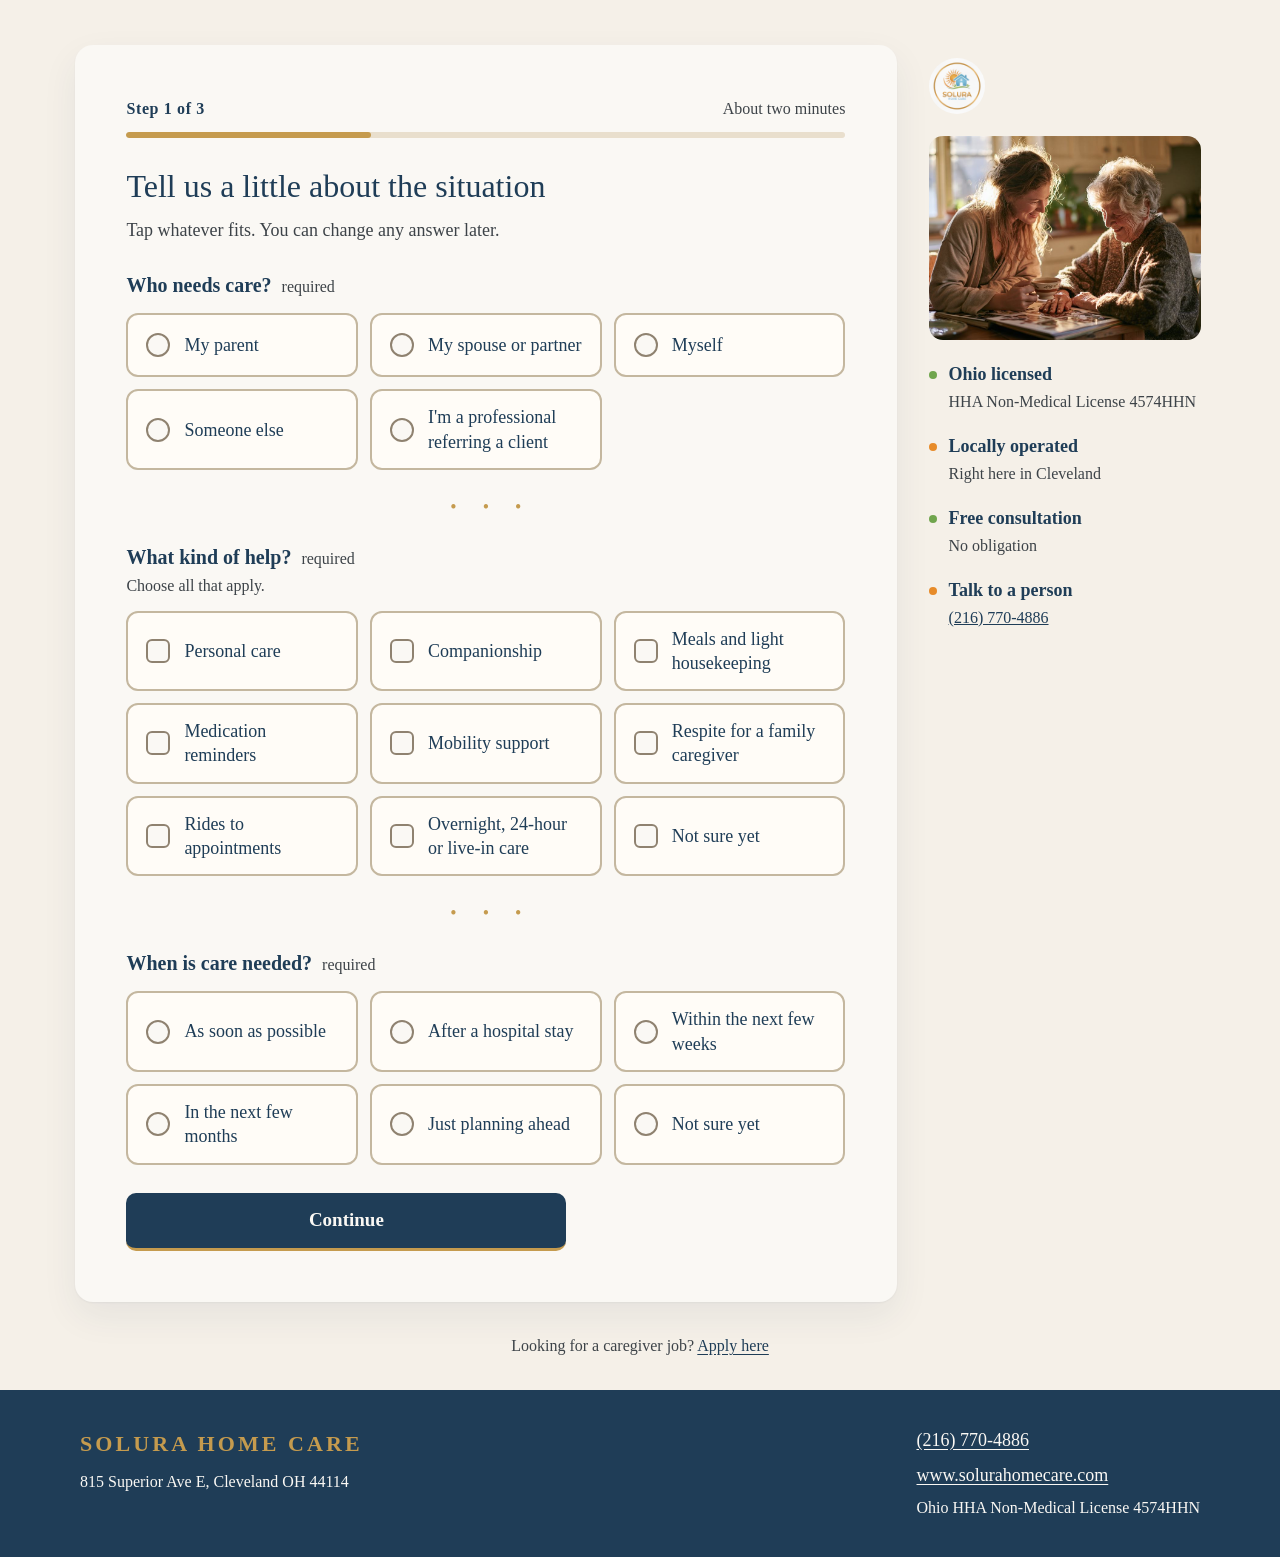
<file: care/index.html>
<!DOCTYPE html>
<html lang="en">
<head>
<meta charset="utf-8">
<meta name="viewport" content="width=device-width, initial-scale=1">
<title>Care Inquiry | Solura Home Care</title>
<meta name="description" content="Tell us a little about the situation and a real person from our Cleveland office will reach out, usually the same day.">
<meta name="robots" content="noindex">
<style>
  *, *::before, *::after { box-sizing: border-box; }
  html { -webkit-text-size-adjust: 100%; }
  body { margin: 0; background: #f5f0e8; color: #3d4348; font-family: Georgia, 'Times New Roman', serif; font-size: 18px; line-height: 1.6; }
  a { color: #1f3d57; } a:hover { color: #183148; }
  [hidden] { display: none !important; }

  .hdr { max-width: 1232px; margin: 0 auto; padding: 14px clamp(16px, 4vw, 56px); display: flex; flex-wrap: wrap; align-items: center; justify-content: space-between; gap: 10px 24px; }
  .hdr img { display: block; width: clamp(124px, 13vw, 172px); height: auto; }
  .hdr p { margin: 0; font-size: 18px; line-height: 1.4; text-align: right; }
  .hdr a { font-weight: bold; text-decoration: underline; text-underline-offset: 3px; }
  .goldline { height: 1px; background: #C59B4E; }
  /* small logo: top of the side panel on wide screens, top of the form card on phones (the header bar was removed) */
  .brandmark { display: block; line-height: 0; width: max-content; }
  .brandmark img { width: 56px; height: 56px; display: block; border-radius: 50%; }
  .brandmark--card { display: none; }
  @media (max-width: 979px) { aside .brandmark { display: none; } .brandmark--card { display: block; margin-bottom: -10px; } .brandmark--card img { width: 44px; height: 44px; } }

  main { max-width: 1232px; margin: 0 auto; padding: clamp(16px, 3.5vw, 48px) clamp(16px, 4vw, 56px) 28px; display: flex; flex-wrap: wrap; gap: 28px; align-items: flex-start; }
  .card { flex: 999 1 560px; min-width: 0; background: #faf8f4; border-radius: 18px; padding: clamp(22px, 4vw, 52px); box-shadow: 0 1px 2px rgba(31,61,87,.05), 0 14px 36px rgba(31,61,87,.07); display: flex; flex-direction: column; gap: 28px; }
  .screen { display: flex; flex-direction: column; gap: 28px; }

  .steprow { display: flex; flex-wrap: wrap; align-items: center; justify-content: space-between; gap: 12px; }
  .stepmeta { display: flex; flex-wrap: wrap; justify-content: space-between; align-items: baseline; gap: 8px 16px; }
  .steplabel { font-size: 16px; font-weight: bold; letter-spacing: .04em; color: #1f3d57; }
  .stephint { font-size: 16px; }
  .bar { height: 6px; background: #e9dfcd; border-radius: 999px; overflow: hidden; margin-top: 10px; }
  .bar > div { height: 100%; background: #C59B4E; border-radius: 999px; transition: width .4s ease; }

  h1 { margin: 0; font-size: clamp(28px, 4.5vw, 32px); line-height: 1.25; font-weight: normal; color: #1f3d57; }
  h2 { margin: 0; font-size: 24px; font-weight: normal; color: #1f3d57; }
  .sub { margin: 0; font-size: 18px; }
  fieldset { border: none; margin: 0; padding: 0; min-width: 0; }
  legend { padding: 0; margin: 0 0 14px; font-size: 20px; font-weight: bold; line-height: 1.35; color: #1f3d57; }
  legend .opt, label .opt { margin-left: 10px; font-size: 16px; font-weight: normal; color: #3d4348; }
  legend .opt2 { display: block; margin-top: 4px; font-size: 16px; font-weight: normal; color: #3d4348; }
  .dots { text-align: center; color: #C59B4E; font-size: 18px; letter-spacing: .6em; padding-left: .6em; line-height: 1; }

  .grid { display: grid; grid-template-columns: repeat(auto-fill, minmax(min(100%, 230px), 1fr)); gap: 12px; }
  .chips { display: flex; flex-wrap: wrap; gap: 12px; }
  .tap { width: 100%; min-height: 64px; display: flex; align-items: center; gap: 14px; padding: 14px 18px; border: 2px solid #c4b79f; background: #fffcf7; border-radius: 12px; color: #1f3d57; font-family: Georgia, 'Times New Roman', serif; font-size: 18px; line-height: 1.35; text-align: left; cursor: pointer; transition: background-color .15s, border-color .15s, box-shadow .15s, transform .1s; }
  .tap:hover { box-shadow: 0 0 0 1px #1f3d57; background: #fbf4e8; }
  .tap:focus-visible { outline: 3px solid #1f3d57; outline-offset: 3px; }
  .tap:active { transform: scale(.985); }
  .tap .box { flex: none; width: 24px; height: 24px; border-radius: 50%; border: 2px solid #8f8270; background: #faf8f4; display: flex; align-items: center; justify-content: center; }
  .tap.multi .box { border-radius: 6px; }
  .tap .box svg { display: none; }
  .tap[aria-pressed="true"] { border-color: #1f3d57; background: #f4e8d0; }
  .tap[aria-pressed="true"] .box { border-color: #1f3d57; background: #1f3d57; }
  .tap[aria-pressed="true"] .box svg { display: block; }
  .chip { width: auto; min-height: 48px; display: inline-flex; gap: 8px; padding: 10px 20px; border-radius: 999px; }
  .chip .tick { display: none; flex: none; }
  .chip[aria-pressed="true"] .tick { display: block; }

  .flabel { display: flex; flex-wrap: wrap; align-items: baseline; column-gap: 10px; row-gap: 6px; font-size: 18px; font-weight: bold; line-height: 1.4; color: #1f3d57; }
  .field { display: flex; flex-direction: column; gap: 8px; min-width: 0; }
  .helper { margin: 0; font-size: 16px; line-height: 1.5; }
  input[type=text], input[type=tel], input[type=email], textarea, select { width: 100%; min-height: 56px; padding: 13px 16px; font-family: Georgia, 'Times New Roman', serif; font-size: 18px; color: #1f3d57; background: #fffcf7; border: 1.5px solid #8f8270; border-radius: 10px; }
  textarea { min-height: 120px; line-height: 1.5; resize: vertical; }
  select { padding-right: 46px; cursor: pointer; -webkit-appearance: none; appearance: none; background-image: url("data:image/svg+xml,%3Csvg xmlns='http://www.w3.org/2000/svg' width='20' height='20' viewBox='0 0 24 24' fill='none' stroke='%231f3d57' stroke-width='2' stroke-linecap='round' stroke-linejoin='round'%3E%3Cpath d='m6 9 6 6 6-6'/%3E%3C/svg%3E"); background-repeat: no-repeat; background-position: right 14px center; }
  input:focus, textarea:focus, select:focus { outline: 3px solid #1f3d57; outline-offset: 2px; }
  [aria-invalid="true"] { border: 3px solid #9a4510 !important; }
  .ferr { display: flex; gap: 10px; align-items: flex-start; margin: 2px 0 0; font-size: 17px; line-height: 1.45; font-weight: bold; color: #9a4510; }
  .ferr svg { flex: none; margin-top: 1px; }
  .f2 { display: grid; grid-template-columns: repeat(auto-fit, minmax(min(100%, 220px), 1fr)); gap: 22px 20px; }

  .notice { display: flex; gap: 14px; align-items: flex-start; background: #f3ead9; border-radius: 12px; padding: 16px 18px; }
  .notice svg { flex: none; margin-top: 2px; }
  .notice p { margin: 0; font-size: 18px; line-height: 1.6; }

  .cta { width: min(100%, 440px); min-height: 58px; padding: 14px 24px; background: #1f3d57; color: #faf8f4; border: none; border-bottom: 3px solid #C59B4E; border-radius: 10px; font-family: Georgia, 'Times New Roman', serif; font-size: 19px; font-weight: bold; line-height: 1.3; cursor: pointer; }
  .cta:hover { background: #183148; }
  .cta:focus-visible { outline: 3px solid #1f3d57; outline-offset: 3px; }
  .cta:active { transform: translateY(1px); }
  .cta:disabled { opacity: .6; cursor: not-allowed; }
  .cta.wide { width: 100%; min-height: 60px; }
  .backbtn { min-height: 48px; padding: 10px 18px 10px 14px; background: transparent; border: 1.5px solid #1f3d57; border-radius: 10px; color: #1f3d57; font-family: Georgia, 'Times New Roman', serif; font-size: 18px; display: inline-flex; align-items: center; gap: 8px; cursor: pointer; }
  .backbtn:hover { background: #f1e9da; }
  .backbtn:focus-visible { outline: 3px solid #1f3d57; outline-offset: 3px; }
  .finebelow { margin: 0; text-align: center; font-size: 16px; line-height: 1.5; }

  .consentline { margin: 0; text-align: center; font-size: 13px; line-height: 1.6; color: #8a8f94; max-width: 36em; align-self: center; }

  .callbtn { width: min(100%, 440px); min-height: 62px; padding: 14px 24px; background: #1f3d57; color: #faf8f4 !important; border-bottom: 3px solid #C59B4E; border-radius: 10px; font-size: 20px; font-weight: bold; text-decoration: none; display: flex; align-items: center; justify-content: center; gap: 12px; }
  .callbtn:hover { background: #183148; }
  .steps3 { list-style: none; margin: 0; padding: 0; display: flex; flex-direction: column; gap: 14px; }
  .steps3 li { display: flex; gap: 16px; align-items: center; }
  .steps3 .n { flex: none; width: 44px; height: 44px; border-radius: 50%; background: #f4e8d0; border: 2px solid #C59B4E; display: flex; align-items: center; justify-content: center; font-size: 18px; font-weight: bold; color: #1f3d57; }
  .steps3 span:last-child { font-size: 18px; line-height: 1.5; color: #1f3d57; }
  .donephoto { width: min(100%, 520px); aspect-ratio: 16 / 9; border-radius: 14px; overflow: hidden; }
  .donephoto img { width: 100%; height: 100%; object-fit: cover; display: block; }

  aside { flex: 1 1 280px; min-width: 0; display: flex; flex-direction: column; gap: 22px; padding: clamp(4px, 1vw, 14px) 4px; }
  /* side panel stays beside the form while the page scrolls; when it is taller than the window, a script lets it
     scroll just far enough to show its bottom (scrolling down) or its top (scrolling up), then hold */
  @media (min-width: 980px) { aside { position: sticky; top: 24px; } }
  .trustphoto { width: 100%; aspect-ratio: 4 / 3; border-radius: 14px; overflow: hidden; }
  .trustphoto img { width: 100%; height: 100%; object-fit: cover; display: block; }
  .trust { list-style: none; margin: 0; padding: 0; display: grid; grid-template-columns: repeat(auto-fit, minmax(160px, 1fr)); gap: 18px 20px; }
  .trust li { display: flex; gap: 12px; align-items: flex-start; }
  .trust .dot { flex: none; width: 8px; height: 8px; border-radius: 50%; margin-top: 9px; }
  .trust b { display: block; font-size: 18px; line-height: 1.4; color: #1f3d57; }
  .trust small { font-size: 16px; line-height: 1.5; color: #3d4348; }

  .careers { margin: 0 auto; padding: 4px 16px 32px; text-align: center; font-size: 16px; line-height: 1.5; }
  .careers a { text-decoration: underline; text-underline-offset: 3px; }
  .sitefoot { background: #1f3d57; color: #faf8f4; padding: 36px clamp(20px, 4vw, 56px); }
  .sitefoot .in { max-width: 1120px; margin: 0 auto; display: flex; flex-wrap: wrap; justify-content: space-between; gap: 20px 40px; }
  .sitefoot .mark { margin: 0; font-size: 22px; font-weight: bold; letter-spacing: .14em; color: #C59B4E; }
  .sitefoot p, .sitefoot span { margin: 0; font-size: 16px; line-height: 1.6; color: #faf8f4; }
  .sitefoot a { color: #faf8f4; text-decoration: underline; text-underline-offset: 3px; }
  .hp { position: absolute !important; left: -10000px; width: 1px; height: 1px; overflow: hidden; }
  @media (prefers-reduced-motion: reduce) { * { transition: none !important; } }
</style>
</head>
<body>

<main>
  <section class="card" aria-label="Care inquiry form">
    <a class="brandmark brandmark--card" href="https://solurahomecare.com" aria-label="Solura Home Care home"><img src="https://solurahomecare.com/wp-content/uploads/2026/01/Solura.png" alt="Solura Home Care" width="56" height="56" onerror="this.onerror=null;this.src='/logo.png'"></a>

    <div id="backrow" class="steprow" hidden>
      <button type="button" class="backbtn" id="btn-back"><svg width="16" height="16" viewBox="0 0 16 16" aria-hidden="true"><path d="M10 3L5 8l5 5" fill="none" stroke="#1f3d57" stroke-width="2" stroke-linecap="round" stroke-linejoin="round"></path></svg>Back</button>
      <span style="font-size:16px">Your answers are saved.</span>
    </div>

    <div id="progress">
      <div class="stepmeta">
        <span class="steplabel" id="steplabel">Step 1 of 3</span>
        <span class="stephint" id="stephint">About two minutes</span>
      </div>
      <div class="bar" role="progressbar" aria-label="Form progress" aria-valuemin="1" aria-valuemax="3" aria-valuenow="1"><div id="barfill" style="width:34%"></div></div>
    </div>

    <!-- STEP 1 -->
    <div class="screen" id="step1">
      <div>
        <h1>Tell us a little about the situation</h1>
        <p class="sub" style="margin-top:10px">Tap whatever fits. You can change any answer later.</p>
      </div>
      <fieldset>
        <legend>Who needs care?<span class="opt">required</span></legend>
        <div class="grid" role="radiogroup" id="g-recipient"></div>
        <div id="e-recipient"></div>
      </fieldset>
      <div class="dots" aria-hidden="true">• • •</div>
      <fieldset>
        <legend>What kind of help?<span class="opt">required</span><span class="opt2">Choose all that apply.</span></legend>
        <div class="grid" id="g-needs"></div>
        <div id="e-needs"></div>
      </fieldset>
      <div class="dots" aria-hidden="true">• • •</div>
      <fieldset>
        <legend>When is care needed?<span class="opt">required</span></legend>
        <div class="grid" role="radiogroup" id="g-timeline"></div>
        <div id="e-timeline"></div>
      </fieldset>
      <button type="button" class="cta" id="btn-next1">Continue</button>
    </div>

    <!-- STEP 2 -->
    <div class="screen" id="step2" hidden>
      <div>
        <h1>A few quick details</h1>
        <p class="sub" style="margin-top:10px">This helps us come to the call prepared.</p>
      </div>
      <div style="display:flex;flex-direction:column;gap:14px">
        <div class="field">
          <label class="flabel" for="i-zip"><span>ZIP code of the person needing care</span><span class="opt">required</span></label>
          <p class="helper">So we can match you with a caregiver nearby.</p>
          <input id="i-zip" name="zip" type="text" inputmode="numeric" maxlength="5" autocomplete="postal-code" style="max-width:200px">
          <div id="e-zip"></div>
        </div>
        <div class="notice" id="oo-area" role="status" hidden>
          <svg width="26" height="26" viewBox="0 0 26 26" aria-hidden="true"><circle cx="13" cy="13" r="11.5" fill="none" stroke="#1f3d57" stroke-width="2"></circle><path d="M13 12v6" stroke="#1f3d57" stroke-width="2.2" stroke-linecap="round"></path><circle cx="13" cy="8.2" r="1.4" fill="#1f3d57"></circle></svg>
          <p>That area may be outside where we currently provide care. Please send your request anyway, and we'll let you know what we can do or point you toward someone who can help.</p>
        </div>
      </div>
      <div class="dots" aria-hidden="true">• • •</div>
      <fieldset>
        <legend>Roughly how much help?<span class="opt">required</span></legend>
        <div class="grid" role="radiogroup" id="g-hours"></div>
        <div id="e-hours"></div>
      </fieldset>
      <div class="dots" aria-hidden="true">• • •</div>
      <fieldset>
        <legend>How will care be paid for?<span class="opt">optional</span><span class="opt2">This just helps us prepare for our call.</span></legend>
        <div class="grid" role="radiogroup" id="g-payment"></div>
      </fieldset>
      <button type="button" class="cta" id="btn-next2">Continue</button>
    </div>

    <!-- STEP 3 -->
    <div class="screen" id="step3" hidden>
      <div>
        <h1>How can we reach you?</h1>
        <p class="sub" style="margin-top:10px">We'll only use this to talk with you about care.</p>
      </div>
      <div class="f2">
        <div class="field"><label class="flabel" for="i-first"><span>First name</span><span class="opt">required</span></label><input id="i-first" name="first_name" type="text" autocomplete="given-name" maxlength="60"><div id="e-first"></div></div>
        <div class="field"><label class="flabel" for="i-last"><span>Last name</span><span class="opt">required</span></label><input id="i-last" name="last_name" type="text" autocomplete="family-name" maxlength="60"><div id="e-last"></div></div>
      </div>
      <div class="field"><label class="flabel" for="i-phone"><span>Mobile phone</span><span class="opt">required</span></label><input id="i-phone" name="phone" type="tel" inputmode="tel" autocomplete="tel-national" maxlength="14" style="max-width:320px"><div id="e-phone"></div></div>
      <div class="field"><label class="flabel" for="i-email"><span>Email (optional)</span></label><input id="i-email" name="email" type="email" inputmode="email" autocomplete="email" maxlength="120" style="max-width:440px"><div id="e-email"></div></div>
      <div id="pt-wrap" style="display:flex;flex-direction:column;gap:14px">
        <div class="dots" aria-hidden="true">• • •</div>
        <div>
          <p style="margin:0;font-size:18px;font-weight:bold;line-height:1.4;color:#1f3d57">Who we'd be caring for <span class="opt">optional</span></p>
          <p class="helper" style="margin-top:4px">So we know who to ask about when we call.</p>
        </div>
        <div class="f2">
          <div class="field"><label class="flabel" for="i-ptfirst"><span>Their first name</span></label><input id="i-ptfirst" type="text" autocomplete="off" maxlength="60"></div>
          <div class="field"><label class="flabel" for="i-ptlast"><span>Their last name</span></label><input id="i-ptlast" type="text" autocomplete="off" maxlength="60"></div>
        </div>
      </div>
      <fieldset>
        <legend style="font-size:18px">Any health conditions we should know about?<span class="opt">optional</span><span class="opt2">Choose any that apply, or skip this and tell us on the phone.</span></legend>
        <div class="chips" id="g-cond"></div>
        <div class="chips" id="g-cond-more" hidden style="margin-top:12px"></div>
        <button type="button" class="backbtn" id="btn-condmore" aria-expanded="false" style="margin-top:10px">More conditions</button>
      </fieldset>
      <fieldset>
        <legend style="font-size:18px">Best time to reach you<span class="opt">optional</span></legend>
        <div class="chips" role="radiogroup" id="g-best"></div>
      </fieldset>
      <div class="field"><label class="flabel" for="i-notes"><span>Anything you would like us to know?</span><span class="opt">optional</span></label><textarea id="i-notes" name="notes" rows="4" maxlength="1200" placeholder="Schedule, routines, or questions you have"></textarea></div>
      <div class="hp" aria-hidden="true"><label for="i-website">Website</label><input id="i-website" name="website" type="text" tabindex="-1" autocomplete="off"></div>
      <div id="e-send"></div>
      <div style="display:flex;flex-direction:column;gap:12px">
        <button type="button" class="cta wide" id="btn-submit">Request my free care consultation</button>
        <p class="finebelow">Free and no obligation. We never share your information.</p>
        <p class="consentline">By submitting, you agree that Solura Home Care may call, email, or text you about your inquiry. Message frequency varies, message and data rates may apply. Reply STOP to any text to opt out, HELP for help.</p>
      </div>
    </div>

    <!-- REFERRAL -->
    <div class="screen" id="referral" hidden>
      <div class="steprow">
        <button type="button" class="backbtn" id="btn-refback"><svg width="16" height="16" viewBox="0 0 16 16" aria-hidden="true"><path d="M10 3L5 8l5 5" fill="none" stroke="#1f3d57" stroke-width="2" stroke-linecap="round" stroke-linejoin="round"></path></svg>Back</button>
        <span class="steplabel">For professionals</span>
      </div>
      <div>
        <h1>Refer a client</h1>
        <p class="sub" style="margin-top:10px">Thanks for thinking of us. Share a few details and we'll take it from here.</p>
      </div>
      <div class="f2" style="grid-template-columns:repeat(auto-fit, minmax(min(100%, 240px), 1fr))">
        <div class="field"><label class="flabel" for="i-reffirst"><span>First name</span><span class="opt">required</span></label><input id="i-reffirst" type="text" autocomplete="given-name" maxlength="60"><div id="e-reffirst"></div></div>
        <div class="field"><label class="flabel" for="i-reflast"><span>Last name</span><span class="opt">required</span></label><input id="i-reflast" type="text" autocomplete="family-name" maxlength="60"><div id="e-reflast"></div></div>
        <div class="field"><label class="flabel" for="i-reforg"><span>Your organization</span><span class="opt">required</span></label><input id="i-reforg" type="text" autocomplete="organization" maxlength="120"><div id="e-reforg"></div></div>
        <div class="field"><label class="flabel" for="i-refrole"><span>Your role</span><span class="opt">optional</span></label><input id="i-refrole" type="text" autocomplete="organization-title" maxlength="80" placeholder="For example, discharge planner or social worker"></div>
        <div class="field"><label class="flabel" for="i-refphone"><span>Mobile phone</span><span class="opt">required</span></label><input id="i-refphone" type="tel" inputmode="tel" maxlength="14"><div id="e-refphone"></div></div>
        <div class="field"><label class="flabel" for="i-refclient"><span>Your client's first name or initials</span><span class="opt">required</span></label><input id="i-refclient" type="text" maxlength="120"><div id="e-refclient"></div></div>
      </div>
      <fieldset>
        <legend style="font-size:18px">What does the client need?<span class="opt">optional</span><span class="opt2">Choose all that apply.</span></legend>
        <div class="chips" id="g-refneeds"></div>
      </fieldset>
      <div class="field"><label class="flabel" for="i-refnote"><span>Note</span><span class="opt">optional</span></label><p class="helper">Discharge date, schedule, or anything that helps us prepare.</p><textarea id="i-refnote" rows="4" maxlength="1200"></textarea></div>
      <div id="e-refsend"></div>
      <div style="display:flex;flex-direction:column;gap:12px">
        <button type="button" class="cta" id="btn-refsubmit">Send referral</button>
        <p style="margin:0;font-size:16px;line-height:1.5">We'll call you back promptly.</p>
      </div>
    </div>

    <!-- REFERRAL DONE -->
    <div class="screen" id="refdone" hidden>
      <div class="dots" aria-hidden="true" style="text-align:left;padding-left:0">• • •</div>
      <div>
        <h1 id="refdone-title">Thank you.</h1>
        <p class="sub" style="margin-top:14px;max-width:36em" id="refdone-body">Your referral came through. We'll call you back promptly to talk through next steps.</p>
        <p class="sub" style="margin-top:10px">If it's time-sensitive, you're welcome to call us directly.</p>
      </div>
      <a class="callbtn" href="tel:+12167704886"><svg width="20" height="20" viewBox="0 0 24 24" aria-hidden="true"><path d="M6.6 10.8a15.2 15.2 0 006.6 6.6l2.2-2.2a1 1 0 011-.25 11.4 11.4 0 003.6.57 1 1 0 011 1V20a1 1 0 01-1 1A17 17 0 013 4a1 1 0 011-1h3.5a1 1 0 011 1c0 1.25.2 2.45.57 3.57a1 1 0 01-.25 1z" fill="#C59B4E"></path></svg>Call us now: (216) 770-4886</a>
      <button type="button" class="backbtn" id="btn-refanother" style="align-self:flex-start">Refer another client</button>
    </div>

    <!-- DONE -->
    <div class="screen" id="done" hidden aria-live="polite">
      <div class="dots" aria-hidden="true" style="text-align:left;padding-left:0">• • •</div>
      <div>
        <h1 id="done-title" style="font-size:clamp(30px, 5vw, 36px)">Thank you.</h1>
        <div style="display:flex;flex-direction:column;gap:18px;margin-top:14px">
          <div class="donephoto"><img src="/images/team-photo.jpg" alt="Warm, friendly faces from a Cleveland home care office" loading="lazy"></div>
          <p class="sub" style="max-width:34em">One of our client advocates will reach out shortly. During business hours that's usually the same day.</p>
        </div>
      </div>
      <div style="display:flex;flex-direction:column;gap:10px">
        <p style="margin:0;font-size:16px">Would you rather not wait?</p>
        <a class="callbtn" href="tel:+12167704886"><svg width="20" height="20" viewBox="0 0 24 24" aria-hidden="true"><path d="M6.6 10.8a15.2 15.2 0 006.6 6.6l2.2-2.2a1 1 0 011-.25 11.4 11.4 0 003.6.57 1 1 0 011 1V20a1 1 0 01-1 1A17 17 0 013 4a1 1 0 011-1h3.5a1 1 0 011 1c0 1.25.2 2.45.57 3.57a1 1 0 01-.25 1z" fill="#C59B4E"></path></svg>Call us now: (216) 770-4886</a>
      </div>
      <div class="goldline" style="opacity:.7"></div>
      <div style="display:flex;flex-direction:column;gap:18px">
        <h2>What happens next</h2>
        <ol class="steps3">
          <li><span class="n" aria-hidden="true">1</span><span>A quick call to understand your situation.</span></li>
          <li><span class="n" aria-hidden="true">2</span><span>A free in-home visit.</span></li>
          <li><span class="n" aria-hidden="true">3</span><span>A personalized care plan.</span></li>
        </ol>
      </div>
      <div class="dots" aria-hidden="true">• • •</div>
      <p style="margin:0;text-align:center;font-size:19px;font-style:italic;line-height:1.6;color:#1f3d57">No rush at all. We're here whenever you're ready.</p>
    </div>
  </section>

  <aside aria-label="About Solura Home Care" id="aside">
    <a class="brandmark" href="https://solurahomecare.com" aria-label="Solura Home Care home"><img src="https://solurahomecare.com/wp-content/uploads/2026/01/Solura.png" alt="Solura Home Care" width="56" height="56" onerror="this.onerror=null;this.src='/logo.png'"></a>
    <div class="trustphoto"><img src="/images/trust-photo.jpg" alt="A caregiver and an older woman share tea and look through a photo album at a kitchen table" loading="lazy"></div>
    <ul class="trust">
      <li><span class="dot" style="background:#70A54D"></span><span><b>Ohio licensed</b><small>HHA Non-Medical License 4574HHN</small></span></li>
      <li><span class="dot" style="background:#E78B29"></span><span><b>Locally operated</b><small>Right here in Cleveland</small></span></li>
      <li><span class="dot" style="background:#70A54D"></span><span><b>Free consultation</b><small>No obligation</small></span></li>
      <li><span class="dot" style="background:#E78B29"></span><span><b>Talk to a person</b><small><a href="tel:+12167704886">(216) 770-4886</a></small></span></li>
    </ul>
  </aside>
</main>

<p class="careers">Looking for a caregiver job? <a href="https://apply.solurahomecare.com/Solura_Application_Form.html?src=GNG6XK">Apply here</a></p>
<footer class="sitefoot">
  <div class="in">
    <div style="display:flex;flex-direction:column;gap:8px">
      <p class="mark">SOLURA HOME CARE</p>
      <p>815 Superior Ave E, Cleveland OH 44114</p>
    </div>
    <div style="display:flex;flex-direction:column;gap:6px">
      <a href="tel:+12167704886">(216) 770-4886</a>
      <a href="https://solurahomecare.com">www.solurahomecare.com</a>
      <span>Ohio HHA Non-Medical License 4574HHN</span>
    </div>
  </div>
</footer>

<script>
(function(){
  'use strict';
  var qs=new URLSearchParams(location.search);
  var CODE=qs.get('c')||'';
  // The queue lives on our own Cloudflare worker; this page holds no
  // credentials and touches no sheet. Bake the worker origin below
  // (e.g. 'https://solura-track.meir-865.workers.dev') and links need
  // only ?c=code, like the hiring application. Until then the link's
  // short w= (name.account) expands to the workers.dev address.
  var WORKER_DEFAULT='https://falling-rain-de79.meir-865.workers.dev';
  var WORKER_ACCOUNT='meir-865'; // our Cloudflare subdomain (same as the hiring webhook)
  function expandWorker(w){
    w=String(w||'').replace(/\/+$/,'').trim();
    if(!w)return '';
    if(/^https:\/\//i.test(w))return w;
    if(/^[a-z0-9-]+$/i.test(w))return 'https://'+w+'.'+WORKER_ACCOUNT+'.workers.dev'; // bare name → our account
    if(/^[a-z0-9.-]+$/i.test(w))return 'https://'+w+(/\.workers\.dev$/i.test(w)?'':'.workers.dev');
    return '';
  }
  var WORKER=expandWorker(qs.get('w'))||WORKER_DEFAULT.replace(/\/+$/,'');
  // Consent is given by SUBMITTING: the line under the button says so
  // plainly, with frequency, rates, and STOP language. The version string
  // records which consent mechanism + wording was live at submission.
  var SMS_CONSENT_VERSION='sms-v2-submit-2026-10';

  /* fill pulse: lets the office see starts and where people stop.
     Anonymous: a random session id, the furthest step, and the last field
     touched. No typed values ever leave the page before the person submits.
     The pulse fires on first interaction, on step changes, on a 20s tick
     while something changed, and (the one that matters) via sendBeacon
     the instant the tab hides or closes, which IS the quit signal. */
  var tp={sid:'',step:1,last:'',done:false,dirty:false,started:false};
  try{tp.sid=sessionStorage.getItem('solura_fill_sid')||'';}catch(_){}
  function tpSend(){
    if(!tp.sid||!WORKER)return;
    tp.dirty=false;
    var body=JSON.stringify({sid:tp.sid,code:CODE,step:tp.step,last:tp.last,done:tp.done});
    try{
      if(navigator.sendBeacon&&navigator.sendBeacon(WORKER+'/fpulse',new Blob([body],{type:'application/json'})))return;
    }catch(_){}
    try{fetch(WORKER+'/fpulse',{method:'POST',headers:{'Content-Type':'application/json'},body:body,keepalive:true}).catch(function(){});}catch(_){}
  }
  function tpTouch(spot){
    if(!tp.started){
      tp.started=true;
      if(!tp.sid){
        tp.sid=Date.now().toString(36)+Math.random().toString(36).slice(2,8);
        try{sessionStorage.setItem('solura_fill_sid',tp.sid);}catch(_){}
      }
      tp.last=spot||'';
      tpSend(); // the "someone started" ping, sent right away
      return;
    }
    if(spot)tp.last=spot;
    tp.dirty=true;
  }
  document.addEventListener('visibilitychange',function(){if(document.visibilityState==='hidden'&&tp.started&&!tp.done)tpSend();});
  window.addEventListener('pagehide',function(){if(tp.started&&!tp.done)tpSend();});
  setInterval(function(){if(tp.dirty)tpSend();},20000);
  document.addEventListener('focusin',function(ev){
    var t=ev.target,FM={'i-zip':'zip','i-first':'first','i-last':'last','i-phone':'phone','i-email':'email','i-ptfirst':'ptfirst','i-ptlast':'ptlast','i-notes':'notes','i-reffirst':'reffirst','i-reflast':'reflast','i-refrole':'refrole','i-reforg':'reforg','i-refphone':'refphone','i-refclient':'refclient','i-refnote':'refnote'};
    if(t&&t.id&&FM[t.id])tpTouch(FM[t.id]);
  });

  // Option lists: [value for the sheet, label shown]. Sheet-side the labels
  // land in cells Meir reads, so labels travel, codes stay here.
  var RECIP=[['Parent','My parent'],['Spouse','My spouse or partner'],['Self','Myself'],['Other family','Someone else'],['Client/Patient',"I'm a professional referring a client"]];
  var NEEDS=[['Personal care','Personal care'],['Companionship','Companionship'],['Meals and light housekeeping','Meals and light housekeeping'],['Medication reminders','Medication reminders'],['Mobility support','Mobility support'],['Respite for a family caregiver','Respite for a family caregiver'],['Rides to appointments','Rides to appointments'],['Overnight/24-hour/live-in','Overnight, 24-hour or live-in care'],['Not sure yet','Not sure yet']]; // same choices and sheet values as the website's care plan form
  var TIMELINE=[['ASAP','As soon as possible'],['After hospital','After a hospital stay'],['Next few weeks','Within the next few weeks'],['Next few months','In the next few months'],['Planning ahead','Just planning ahead'],['Not sure yet','Not sure yet']]; // same choices as the website; 'After hospital' is sent as ASAP plus a note
  var HOURS=[['A few hours a week','A few hours a week'],['Several hours most days','Several hours most days'],['Full days or overnights','Full days or overnights'],['Not sure','Not sure']];
  var PAY=[['Private pay','Paying privately'],['LTC insurance','Long-term care insurance'],['VA benefits','VA benefits'],['Not sure yet','Not sure yet']];
  var TIMES=[['Morning','Morning'],['Afternoon','Afternoon'],['Evening','Evening'],['Anytime','Anytime']];
  // Values are the PORTAL's condition keys: they land in the same
  // mentioned_conditions column the dashboard's picker writes, feed the
  // conditions engine, and later drive the assessment questions.
  // Same keys and lists as the dashboard's condition picker (ASMT_COMMON_CONDITIONS
  // first, ASMT_OTHER_CONDITIONS behind "More conditions"). 'fall' is not a
  // condition in the dashboard (falls are an assessment concern), so it rides
  // in the readable labels only, never in the keys column.
  var CONDS=[['dementia',"Dementia or Alzheimer's"],['parkinsons',"Parkinson's disease"],['stroke','Stroke or stroke recovery'],['chf','Heart disease or heart failure'],['copd','COPD or breathing problems'],['diabetes','Diabetes'],['arthritis','Arthritis or joint pain'],['hypertension','High blood pressure'],['cancer','Cancer, current or in remission'],['kidney','Kidney disease'],['postsurg','Recovering from surgery'],['fall','Falls or fall risk'],['vision','Vision loss'],['hearing','Hearing loss'],['depression','Depression or anxiety']];
  var CONDS_MORE=[['ms','Multiple sclerosis (MS)'],['als','ALS'],['huntington',"Huntington's disease"],['lupus','Lupus'],['crohns',"Crohn's or IBD"],['epilepsy','Epilepsy or seizures'],['tbi','Brain injury'],['chronic_pain','Chronic pain'],['liver','Liver disease'],['thyroid','Thyroid condition'],['osteoporosis','Osteoporosis'],['gerd','Acid reflux or stomach problems'],['anemia','Anemia or a blood disorder'],['wound','A wound or pressure sore that is slow to heal'],['amputation','Amputation'],['tracheostomy','Tracheostomy or ventilator'],['feeding_tube','Feeding tube'],['catheter','Catheter'],['sub_use','Substance use']];
  var COND_LABEL_ONLY={fall:1};
  var MISSING_PHONE='Please add a phone number so we can reach you.';
  var SHORT_PHONE='That number looks a little short. Please check that it has all 10 digits.';

  var st={recipient:null,needs:[],timeline:null,hours:null,payment:null,best:null,conds:[],refNeeds:[],cameFrom:'step1'};
  function el(id){return document.getElementById(id);}
  function digits(v){return String(v).replace(/\D/g,'').length;}
  function fmtPhone(v){
    var d=String(v).replace(/\D/g,'');
    if(d.length===11&&d[0]==='1')d=d.slice(1);
    d=d.slice(0,10);
    if(!d)return '';
    if(d.length<4)return '('+d;
    if(d.length<7)return '('+d.slice(0,3)+') '+d.slice(3);
    return '('+d.slice(0,3)+') '+d.slice(3,6)+'-'+d.slice(6);
  }
  var ERR_SVG='<svg width="22" height="22" viewBox="0 0 22 22" aria-hidden="true"><circle cx="11" cy="11" r="10" fill="#9a4510"></circle><path d="M11 6v6" stroke="#faf8f4" stroke-width="2.4" stroke-linecap="round"></path><circle cx="11" cy="15.8" r="1.4" fill="#faf8f4"></circle></svg>';
  function setErr(id,msg){
    var host=el(id);if(!host)return;
    host.innerHTML=msg?('<p class="ferr" role="alert">'+ERR_SVG+'<span></span></p>'):'';
    if(msg)host.querySelector('span').textContent=msg;
  }
  function markField(id,on){var f=el(id);if(f){if(on)f.setAttribute('aria-invalid','true');else f.removeAttribute('aria-invalid');}}

  // ── tap cards + chips ──
  function renderGroup(hostId,opts,key,multi,chip,extra){
    var host=el(hostId);if(!host)return;
    host.innerHTML='';
    opts.forEach(function(o){
      var b=document.createElement('button');
      b.type='button';
      b.className=chip?'tap chip':(multi?'tap multi':'tap');
      var sel=multi?st[key].indexOf(o[0])>-1:st[key]===o[0];
      b.setAttribute('aria-pressed',sel?'true':'false');
      b.innerHTML=chip
        ?('<svg class="tick" width="16" height="16" viewBox="0 0 14 14" fill="none" aria-hidden="true"><path d="M2.5 7.5l3 3 6-7" stroke="#1f3d57" stroke-width="2.4" stroke-linecap="round" stroke-linejoin="round"></path></svg><span></span>')
        :('<span class="box" aria-hidden="true"><svg width="14" height="14" viewBox="0 0 14 14" fill="none"><path d="M2.5 7.5l3 3 6-7" stroke="#faf8f4" stroke-width="2.2" stroke-linecap="round" stroke-linejoin="round"></path></svg></span><span></span>');
      b.querySelector('span:last-child').textContent=o[1];
      b.addEventListener('click',function(){
        tpTouch(key); // tap cards count as filling, same as typed fields
        if(multi){
          var i=st[key].indexOf(o[0]);
          if(i>-1)st[key].splice(i,1);else st[key].push(o[0]);
        }else{
          st[key]=(st[key]===o[0]&&(chip||key==='payment'))?null:o[0]; // optional singles un-tap
        }
        if(extra&&extra.onPick)extra.onPick(o[0]);
        renderGroup(hostId,opts,key,multi,chip,extra);
        if(extra&&extra.errId)setErr(extra.errId,'');
      });
      host.appendChild(b);
    });
  }
  // the less common conditions stay folded away unless opened or one of them is picked
  var condMoreOpen=false;
  function condMoreSync(){
    var host=el('g-cond-more'),btn=el('btn-condmore');if(!host||!btn)return;
    var picked=CONDS_MORE.some(function(c){return st.conds.indexOf(c[0])>-1;});
    host.hidden=!(condMoreOpen||picked);
    btn.textContent=condMoreOpen?'Show fewer':'More conditions';
    btn.setAttribute('aria-expanded',condMoreOpen?'true':'false');
  }
  function renderAll(){
    renderGroup('g-recipient',RECIP,'recipient',false,false,{errId:'e-recipient',onPick:function(v){
      if(v==='Client/Patient'){st.cameFrom=cur;show('referral');}
      // Asking for themselves → no "their name" field on step 2
      var pw=el('pt-wrap');if(pw)pw.hidden=(v==='Self');
    }});
    renderGroup('g-needs',NEEDS,'needs',true,false,{errId:'e-needs'});
    renderGroup('g-timeline',TIMELINE,'timeline',false,false,{errId:'e-timeline'});
    renderGroup('g-hours',HOURS,'hours',false,false,{errId:'e-hours'});
    renderGroup('g-payment',PAY,'payment',false,false,{});
    renderGroup('g-best',TIMES,'best',false,true,{});
    renderGroup('g-cond',CONDS,'conds',true,true,{});
    renderGroup('g-cond-more',CONDS_MORE,'conds',true,true,{onPick:condMoreSync});
    condMoreSync();
    renderGroup('g-refneeds',NEEDS,'refNeeds',true,true,{});
  }

  // ── screens ──
  var cur='step1';
  var STEPNUM={step1:1,step2:2,step3:3};
  function show(screen){
    ['step1','step2','step3','referral','refdone','done'].forEach(function(s){el(s).hidden=(s!==screen);});
    cur=screen;
    var n=STEPNUM[screen]||0;
    // Reaching a new step (or the referral form) is a checkpoint worth
    // pulsing immediately: "got to step 2" survives even a crashed tab.
    if(tp.started){
      if(n>tp.step){tp.step=n;tpSend();}
      else if(screen==='referral'){tp.last='referral';tpSend();}
    }
    el('progress').hidden=!n;
    el('backrow').hidden=!(n>1);
    if(n){
      el('steplabel').textContent='Step '+n+' of 3';
      el('stephint').textContent=['','About two minutes','Halfway there','Last step'][n];
      el('barfill').style.width=['0%','34%','67%','100%'][n];
      el('barfill').parentNode.setAttribute('aria-valuenow',String(n));
    }
    try{window.scrollTo({top:0,behavior:'smooth'});}catch(_){window.scrollTo(0,0);}
  }

  el('btn-back').addEventListener('click',function(){show(cur==='step3'?'step2':'step1');});
  el('btn-condmore').addEventListener('click',function(){condMoreOpen=!condMoreOpen;condMoreSync();});
  el('btn-refback').addEventListener('click',function(){
    if(st.recipient==='Client/Patient')st.recipient=null;
    renderAll();
    show(st.cameFrom||'step1');
  });
  el('btn-refanother').addEventListener('click',function(){
    el('i-refclient').value='';el('i-refnote').value='';st.refNeeds=[];renderAll();show('referral');
  });

  el('btn-next1').addEventListener('click',function(){
    var bad=false;
    if(!st.recipient){setErr('e-recipient',"Please choose one so we know who we're helping.");bad=true;}
    if(!st.needs.length){setErr('e-needs','Please choose at least one. "Not sure yet" is a fine answer.');bad=true;}
    if(!st.timeline){setErr('e-timeline','Please choose a timeframe. "Just planning ahead" is a fine answer.');bad=true;}
    if(!bad)show('step2');
  });
  el('btn-next2').addEventListener('click',function(){
    var bad=false;
    if(String(el('i-zip').value).length!==5){setErr('e-zip','Please add a 5-digit ZIP code so we know where care is needed.');markField('i-zip',true);bad=true;}
    if(!st.hours){setErr('e-hours','Please choose the closest fit. "Not sure" is fine too.');bad=true;}
    if(!bad)show('step3');
  });

  // ZIP: digits only + soft out-of-area notice (440xx / 441xx = Greater Cleveland)
  el('i-zip').addEventListener('input',function(){
    this.value=this.value.replace(/\D/g,'').slice(0,5);
    setErr('e-zip','');markField('i-zip',false);
    el('oo-area').hidden=!(this.value.length===5&&!/^44[01]/.test(this.value));
  });
  el('i-phone').addEventListener('input',function(){this.value=fmtPhone(this.value);setErr('e-phone','');markField('i-phone',false);});
  el('i-refphone').addEventListener('input',function(){this.value=fmtPhone(this.value);setErr('e-refphone','');markField('i-refphone',false);});
  [['i-first','e-first'],['i-last','e-last'],['i-email','e-email'],['i-reffirst','e-reffirst'],['i-reflast','e-reflast'],['i-reforg','e-reforg'],['i-refclient','e-refclient']].forEach(function(p){
    el(p[0]).addEventListener('input',function(){setErr(p[1],'');markField(p[0],false);});
  });

  // ── submit (full flow) ──
  function postIntake(payload,btn,errHost,idleLabel,onOk){
    if(!WORKER||!/^https:\/\//.test(WORKER)){
      setErr(errHost,'This link is missing its connection. Please call us at (216) 770-4886 and we will take your details right away.');return;
    }
    btn.disabled=true;btn.textContent='Sending...';
    payload.sid=tp.sid; // ties the submission to its fill session (the worker marks it finished)
    fetch(WORKER+'/intake',{method:'POST',headers:{'Content-Type':'application/json'},body:JSON.stringify(payload)})
      .then(function(r){return r.json().catch(function(){return {};}).then(function(j){return {ok:r.ok,j:j};});})
      .then(function(res){
        if(res.ok&&res.j&&res.j.ok){tp.done=true;tp.last='done';tpSend();onOk();}
        else{
          btn.disabled=false;btn.textContent=idleLabel;
          setErr(errHost,(res.j&&res.j.error)||'Something went wrong on our end. Please try again, or call (216) 770-4886.');
        }
      }).catch(function(){
        btn.disabled=false;btn.textContent=idleLabel;
        setErr(errHost,'We could not send that just now. Please try again, or call (216) 770-4886.');
      });
  }

  el('btn-submit').addEventListener('click',function(){
    setErr('e-send','');
    var first=el('i-first').value.trim(),last=el('i-last').value.trim();
    var phone=el('i-phone').value.trim(),email=el('i-email').value.trim();
    var bad=false;
    if(!first){setErr('e-first','Please add your first name so we know what to call you.');markField('i-first',true);bad=true;}
    if(!last){setErr('e-last','Please add your last name.');markField('i-last',true);bad=true;}
    var n=digits(phone);
    if(!n){setErr('e-phone',MISSING_PHONE);markField('i-phone',true);bad=true;}
    else if(n<10){setErr('e-phone',SHORT_PHONE);markField('i-phone',true);bad=true;}
    if(email&&!/^\S+@\S+\.\S+$/.test(email)){setErr('e-email',"That email doesn't look quite right. Please check it, or leave it blank.");markField('i-email',true);bad=true;}
    if(bad)return;
    var name=(first+' '+last).trim();
    if(!name)return; // belt and suspenders; the gate above already caught it
    if(!phone&&!email)return;
    var ptName=st.recipient==='Self'?'':(el('i-ptfirst').value.trim()+' '+el('i-ptlast').value.trim()).trim();
    var condLabels=CONDS.concat(CONDS_MORE).filter(function(c){return st.conds.indexOf(c[0])>-1;}).map(function(c){return c[1];});
    var condKeys=st.conds.filter(function(k){return !COND_LABEL_ONLY[k];});
    postIntake({
      code:CODE,name:name,phone:phone,email:email,
      pt:ptName,
      rel:st.recipient||'',zip:el('i-zip').value.trim(),
      notes:((st.timeline==='After hospital'?'Timing: after a hospital stay. ':'')+el('i-notes').value.trim()).trim(),
      needs:st.needs.join(', '),timeline:(st.timeline==='After hospital'?'ASAP':st.timeline)||'',hours:st.hours||'',
      pay:st.payment||'',best:st.best||'',
      cond:condKeys.join(', '),condLabel:condLabels.join(', '),
      sms:'yes ('+SMS_CONSENT_VERSION+')',
      variant:'full',org:'',page:String(location.href).slice(0,300),
      hp:el('i-website').value
    },this,'e-send','Request my free care consultation',function(){
      el('done-title').textContent='Thank you, '+first+'.';
      show('done');
    });
  });

  // ── submit (referral) ──
  el('btn-refsubmit').addEventListener('click',function(){
    setErr('e-refsend','');
    var rf=el('i-reffirst').value.trim(),rl=el('i-reflast').value.trim(),rn=(rf+' '+rl).trim(),ro=el('i-reforg').value.trim(),rr=el('i-refrole').value.trim();
    var rp=el('i-refphone').value.trim(),rc=el('i-refclient').value.trim();
    var bad=false;
    if(!rf){setErr('e-reffirst','Please add your first name.');markField('i-reffirst',true);bad=true;}
    if(!rl){setErr('e-reflast','Please add your last name.');markField('i-reflast',true);bad=true;}
    if(!ro){setErr('e-reforg','Please add your organization.');markField('i-reforg',true);bad=true;}
    var n=digits(rp);
    if(!n){setErr('e-refphone','Please add a phone number so we can call you back.');markField('i-refphone',true);bad=true;}
    else if(n<10){setErr('e-refphone',SHORT_PHONE);markField('i-refphone',true);bad=true;}
    if(!rc){setErr('e-refclient',"Please add your client's first name.");markField('i-refclient',true);bad=true;}
    if(bad)return;
    postIntake({
      code:CODE,name:rn,phone:rp,email:'',pt:rc,
      rel:'Client/Patient',zip:'',notes:((rr?'Role: '+rr+'. ':'')+el('i-refnote').value.trim()).trim(),
      needs:st.refNeeds.join(', '),timeline:'',hours:'',pay:'',best:'',sms:'',cond:'',condLabel:'',
      variant:'referral',org:ro,page:String(location.href).slice(0,300),
      hp:el('i-website').value
    },this,'e-refsend','Send referral',function(){
      el('refdone-title').textContent='Thank you, '+rf+'.';
      el('refdone-body').textContent='Your referral for '+(rc||'your client')+" came through. We'll call you back promptly to talk through next steps.";
      show('refdone');
    });
  });

  // side panel: holds in place; if taller than the window it moves only until its bottom (going down) or top (going up) shows
  (function(){
    var a=el('aside');if(!a||!window.matchMedia)return;
    var mq=window.matchMedia('(min-width: 980px)'),GAP=24,top=GAP,lastY=window.scrollY,busy=false;
    function update(){
      busy=false;
      var y=window.scrollY,d=y-lastY;lastY=y;
      if(!mq.matches){a.style.top='';return;}
      var vh=window.innerHeight,h=a.offsetHeight,min=Math.min(GAP,vh-h-GAP);
      top=Math.max(min,Math.min(GAP,top-d));
      a.style.top=Math.round(top)+'px';
    }
    function ask(){if(!busy){busy=true;requestAnimationFrame(update);}}
    window.addEventListener('scroll',ask,{passive:true});
    window.addEventListener('resize',function(){top=Math.min(top,GAP);ask();});
    update();
  })();
  renderAll();
  show('step1');
})();
</script>
</body>
</html>
</file>
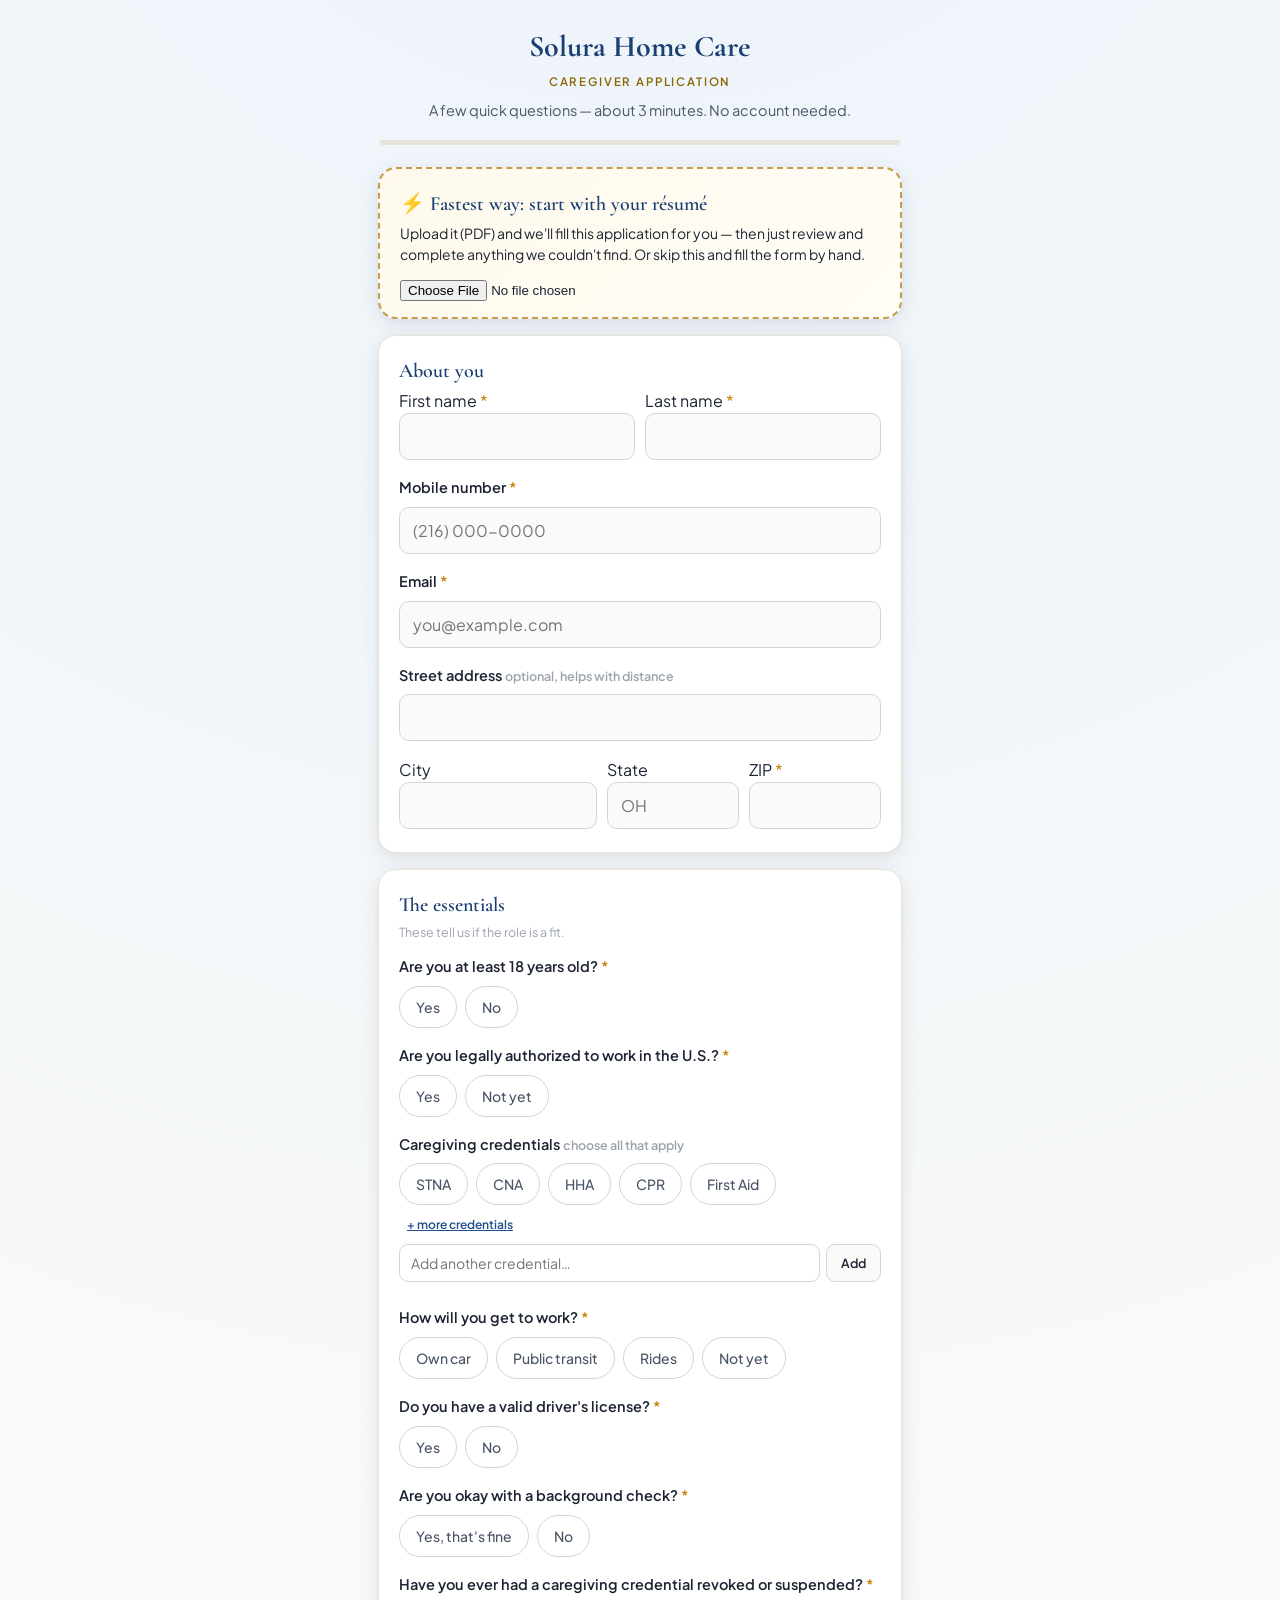
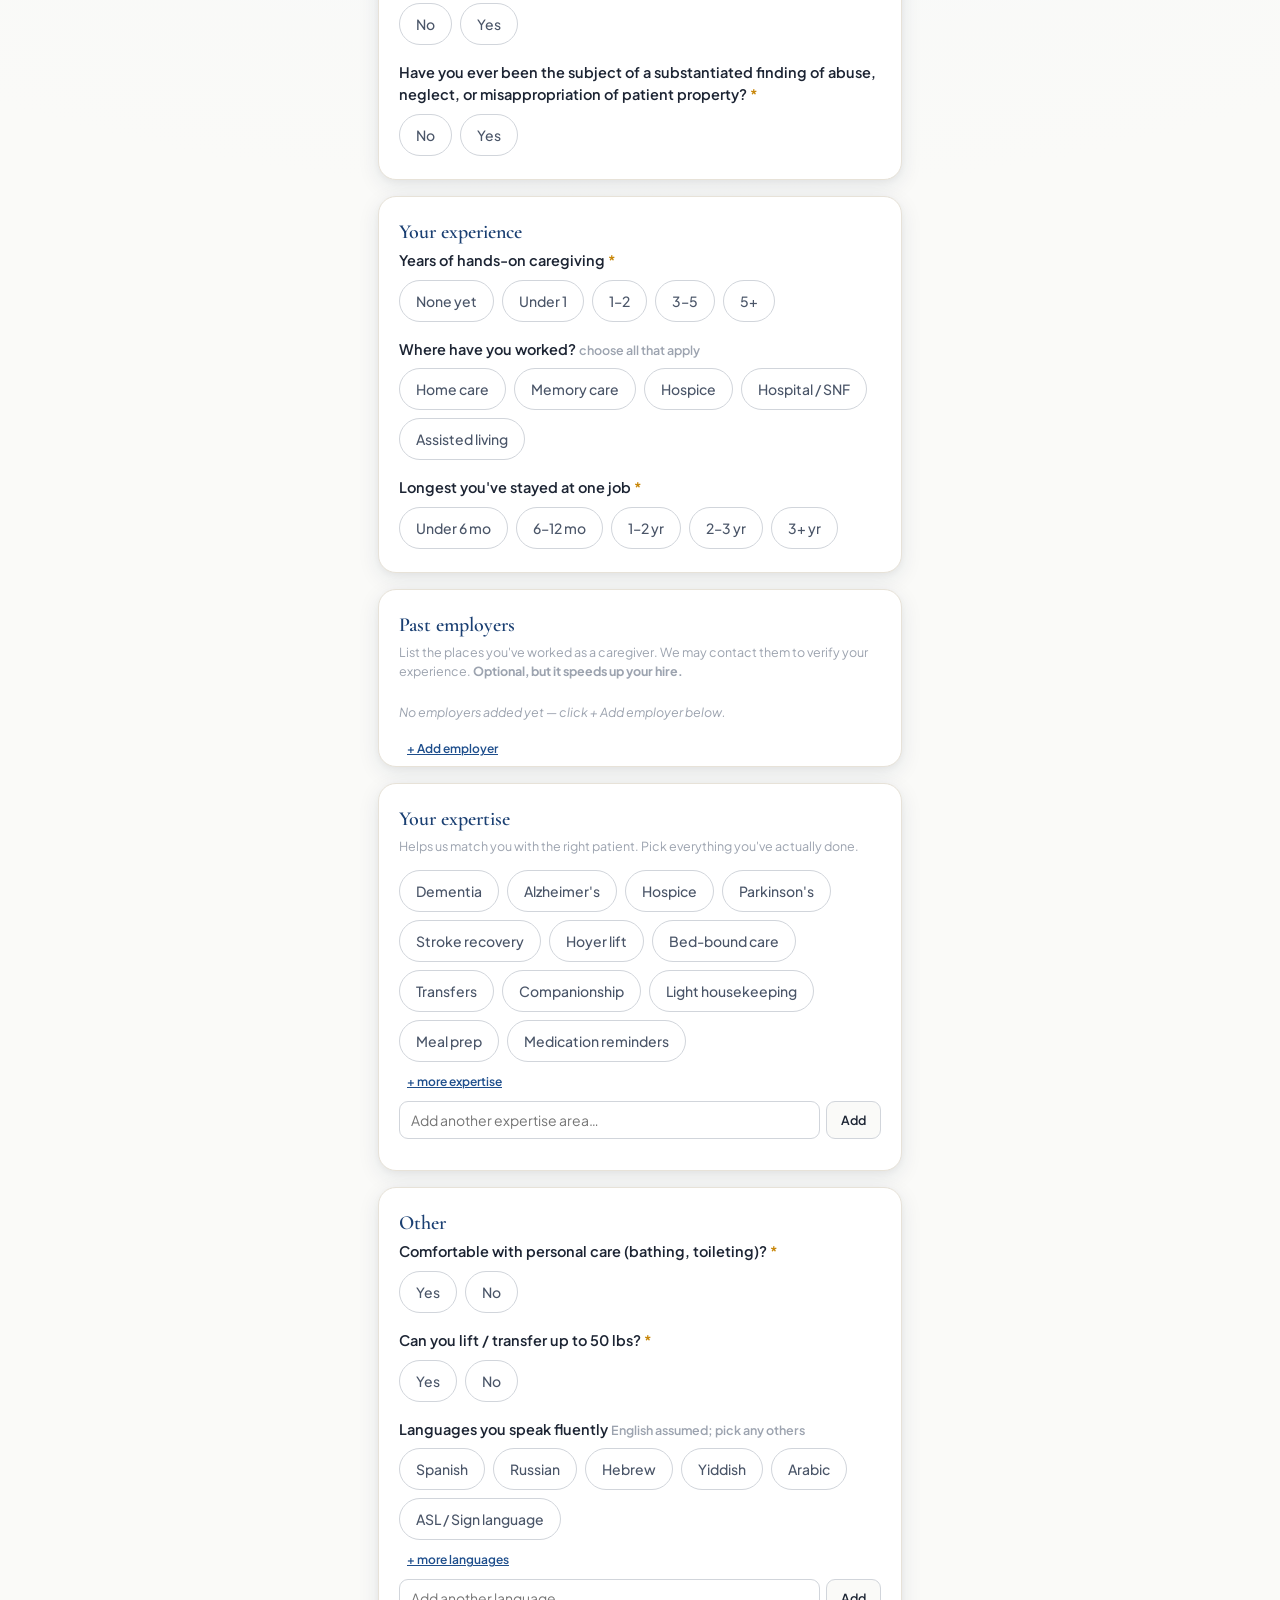
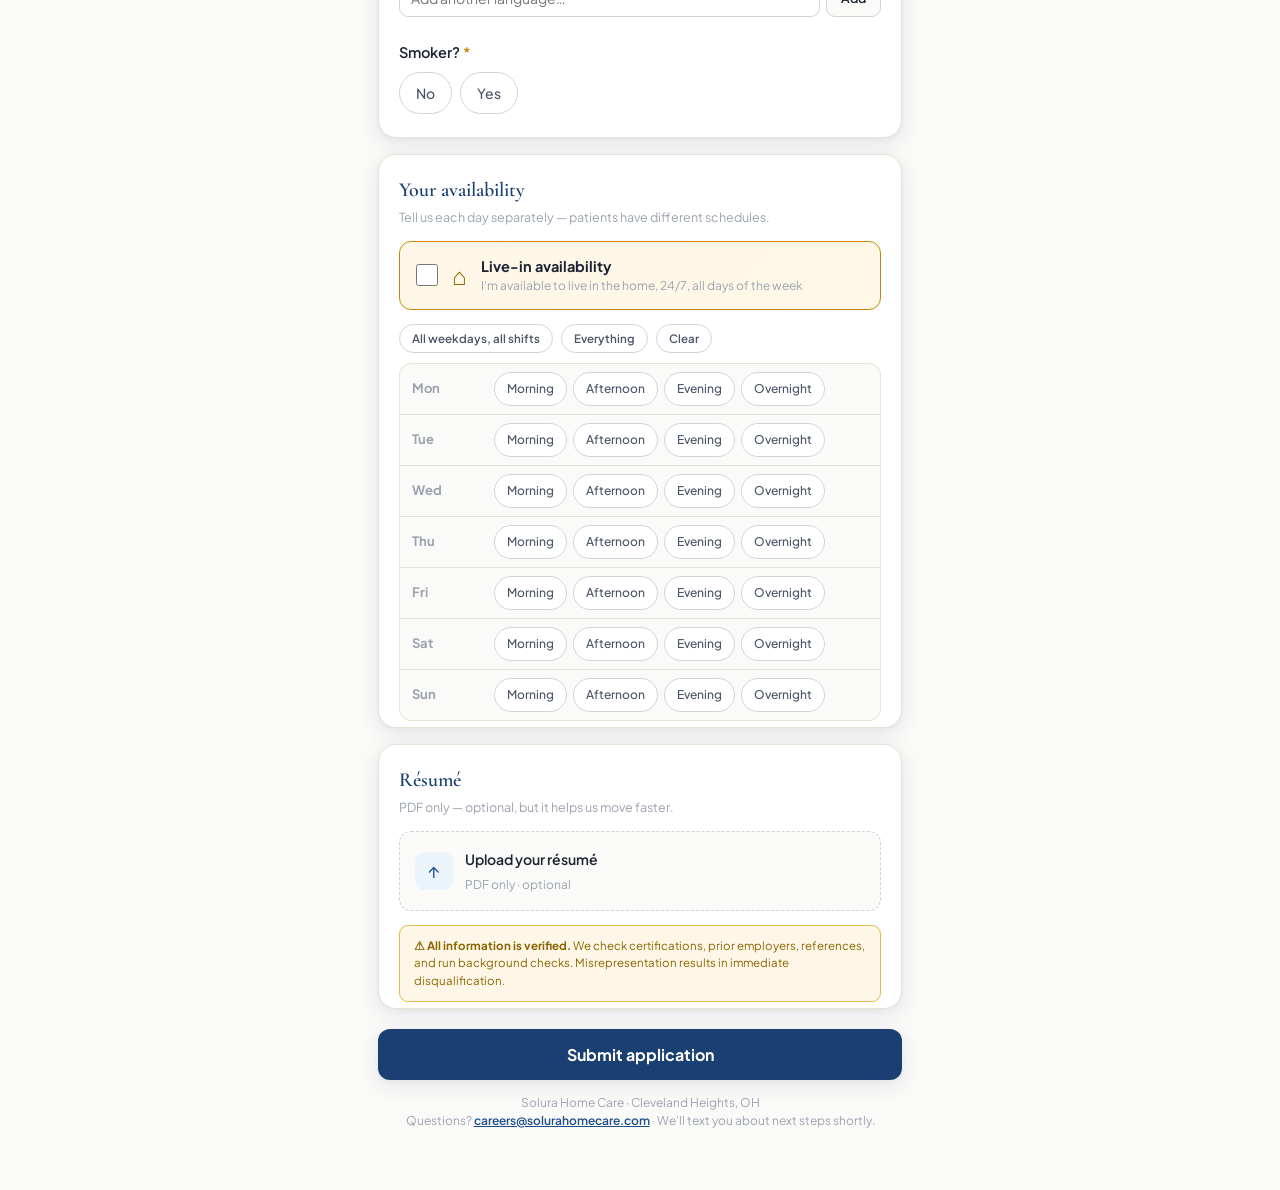
<file: Solura_Application_Form.html>
<!DOCTYPE html>
<html lang="en">
<head>
<meta charset="UTF-8">
<meta name="viewport" content="width=device-width, initial-scale=1.0">
<title>Apply — Solura Home Care</title>
<link rel="preconnect" href="https://fonts.googleapis.com">
<link rel="preconnect" href="https://fonts.gstatic.com" crossorigin>
<link href="https://fonts.googleapis.com/css2?family=Cormorant+Garamond:wght@600;700&family=Plus+Jakarta+Sans:wght@400;500;600;700&display=swap" rel="stylesheet">
<style>
:root{
  --sky:#3A7DC9;--sky-pale:#EBF3FB;--sky-deep:#1E4E8C;--navy:#1A3F72;--gold:#C8870A;--gold-deep:#8B6500;
  --grn:#3D7A34;--warm:#FAFAF8;--ink:#1c2433;--mid:#4a5568;--soft:#9CA3AF;--softer:#D1D5DB;--line:#E7E2D8;
  --r:12px;--r-lg:18px;--sh:0 6px 22px rgba(20,40,80,.09),0 2px 6px rgba(0,0,0,.04);
}
*{box-sizing:border-box;margin:0;padding:0}
body{font-family:'Plus Jakarta Sans',sans-serif;background:var(--warm);color:var(--ink);line-height:1.5;
  background-image:radial-gradient(circle at 50% -10%,var(--sky-pale),transparent 46%)}
.wrap{max-width:560px;margin:0 auto;padding:24px 18px 60px}
.head{text-align:center;margin-bottom:8px}
.brand{font-family:'Cormorant Garamond',serif;font-weight:700;font-size:30px;color:var(--navy)}
.brand small{display:block;font-family:'Plus Jakarta Sans',sans-serif;font-weight:600;font-size:11.5px;
  letter-spacing:.16em;text-transform:uppercase;color:var(--gold-deep);margin-top:4px}
.lede{text-align:center;color:var(--mid);font-size:14.5px;margin:10px auto 4px;max-width:430px}
.prog{height:5px;background:var(--line);border-radius:999px;margin:18px 2px 22px;overflow:hidden}
.prog>i{display:block;height:100%;width:0;background:linear-gradient(90deg,var(--sky-mid,#9DC4E8),var(--sky-deep));border-radius:999px;transition:width .35s}
.card{background:#fff;border:1px solid var(--line);border-radius:var(--r-lg);box-shadow:var(--sh);padding:20px 20px 6px;margin-bottom:16px}
.card h2{font-family:'Cormorant Garamond',serif;font-size:20px;color:var(--navy);font-weight:600;margin-bottom:3px}
.card .hint{color:var(--soft);font-size:12.5px;margin-bottom:14px}
.q{margin-bottom:17px}
.q>label{display:block;font-size:14.5px;font-weight:600;color:var(--ink);margin-bottom:8px}
.q .req{color:var(--gold)}
input[type=text],input[type=tel],input[type=email]{width:100%;font-family:inherit;font-size:16px;color:var(--ink);
  background:var(--warm);border:1px solid var(--softer);border-radius:10px;padding:12px 13px;outline:none}
input:focus{border-color:var(--sky);box-shadow:0 0 0 3px var(--sky-pale)}
.opts{display:flex;flex-wrap:wrap;gap:8px}
.opt{font-family:inherit;font-size:14px;font-weight:500;border:1px solid var(--softer);background:#fff;color:var(--mid);
  border-radius:999px;padding:10px 16px;cursor:pointer;transition:.12s;min-height:42px}
.opt:hover{border-color:var(--sky-mid,#9DC4E8)}
.opt.on{background:var(--sky);border-color:var(--sky);color:#fff;box-shadow:0 2px 8px rgba(58,125,201,.3)}
.opt.multi.on{background:var(--navy);border-color:var(--navy)}
.file{display:flex;align-items:center;gap:12px;border:1.5px dashed var(--softer);border-radius:12px;padding:15px;cursor:pointer;background:var(--warm)}
.file:hover{border-color:var(--sky)}
.file input{display:none}
.file .ic{width:38px;height:38px;border-radius:10px;background:var(--sky-pale);color:var(--sky-deep);display:grid;place-items:center;font-size:18px;flex:none}
.file .t{font-size:14px;font-weight:600;color:var(--ink)}
.file .s{font-size:12px;color:var(--soft)}
.submit{width:100%;font-family:inherit;font-weight:700;font-size:16px;color:#fff;background:var(--navy);border:none;
  border-radius:12px;padding:15px;cursor:pointer;box-shadow:var(--sh);transition:.15s;margin-top:4px}
.submit:hover{background:var(--sky-deep)}
.foot{text-align:center;color:var(--soft);font-size:12px;margin-top:14px;line-height:1.5}
.done{text-align:center;padding:46px 24px}
.done .ck{width:66px;height:66px;border-radius:50%;background:var(--grn);color:#fff;display:grid;place-items:center;
  font-size:34px;margin:0 auto 18px;box-shadow:0 8px 24px rgba(61,122,52,.3)}
.done h2{font-family:'Cormorant Garamond',serif;font-size:27px;color:var(--navy);margin-bottom:8px}
.done p{color:var(--mid);font-size:15px;max-width:380px;margin:0 auto}
.screen-note{max-width:460px;margin:30px auto 0;padding:18px 20px 16px;background:#F4F7FB;border:1.5px solid #B8D0E8;border-radius:12px;text-align:left}
.screen-note h3{font-family:'Cormorant Garamond',serif;font-size:19px;color:#1E4E8C;margin:0 0 7px;text-align:center}
.screen-note p{font-size:13px;color:#3d4b5c;line-height:1.55;margin:0 0 7px;max-width:none;text-align:left}
.wd-btn{display:inline-block;margin-top:6px;padding:8px 16px;background:transparent;border:1.5px solid #c9ccd4;border-radius:8px;color:#8a8f99;font-size:12px;font-family:inherit;cursor:pointer;transition:all .15s}
.wd-btn:hover{border-color:#B03025;color:#B03025}
.ref-block{max-width:460px;margin:32px auto 0;padding:22px 22px 18px;background:linear-gradient(135deg,#FAF6EE,#FEF8E8);border:2px solid #C59B4E;border-radius:12px;box-shadow:0 4px 16px rgba(200,135,10,.18);text-align:left}
.ref-block h3{font-family:'Cormorant Garamond',serif;font-size:20px;color:#1E4E8C;margin:0 0 8px;text-align:center}
.ref-block p{font-size:13.5px;color:#444;line-height:1.5;margin:0 0 8px;max-width:none;text-align:center}
.ref-link-box{display:flex;gap:6px;margin-top:14px;background:#fff;border:1.5px solid #C59B4E;border-radius:8px;padding:4px}
.ref-link-box input{flex:1;border:none;outline:none;padding:8px 10px;font-family:'Courier New',monospace;font-size:12px;color:#1E4E8C;background:transparent}
.ref-link-box button{background:#C59B4E;color:#fff;border:none;padding:8px 16px;border-radius:6px;font-family:inherit;font-size:12.5px;font-weight:600;cursor:pointer;transition:background .1s}
.ref-link-box button:hover{background:#B58A3E}
.ref-share{display:inline-block;padding:7px 13px;background:#fff;border:1px solid #C59B4E;color:#8B6500;font-size:12px;font-weight:600;border-radius:7px;text-decoration:none;transition:background .1s,color .1s}
.ref-share:hover{background:#C59B4E;color:#fff}

/* per-day shift schedule matrix */
.sched{border:1px solid var(--line);border-radius:12px;overflow:hidden;background:var(--warm)}
.sched-row{display:grid;grid-template-columns:74px 1fr;align-items:center;border-bottom:1px solid var(--line);padding:8px 12px;gap:8px}
.sched-row:last-child{border-bottom:none}
.sched-row .day-lbl{font-size:13px;font-weight:700;color:var(--navy)}
.sched-row .shift-pills{display:flex;flex-wrap:wrap;gap:6px}
.sched-row .shift-pill{font-family:inherit;font-size:12px;font-weight:500;border:1px solid var(--softer);background:#fff;color:var(--mid);
  border-radius:999px;padding:7px 12px;cursor:pointer;transition:.12s;min-height:34px;line-height:1.1}
.sched-row .shift-pill.on{background:var(--navy);border-color:var(--navy);color:#fff}
.sched-row.off .day-lbl{color:var(--soft)}
.sched-quick{display:flex;gap:8px;margin-bottom:10px;flex-wrap:wrap}
.sched-quick button{font-family:inherit;font-size:11.5px;font-weight:600;padding:6px 12px;border-radius:999px;border:1px solid var(--softer);background:#fff;color:var(--mid);cursor:pointer}
.sched-quick button:hover{border-color:var(--sky)}

/* show more / custom add */
.more-row{margin-top:8px;display:flex;flex-wrap:wrap;gap:8px;align-items:center}
.more-btn{font-family:inherit;font-size:12px;font-weight:600;color:var(--sky-deep);background:transparent;border:none;cursor:pointer;padding:4px 8px;text-decoration:underline}
.add-custom{display:flex;gap:6px;margin-top:8px;flex-wrap:wrap}
.add-custom input{flex:1;min-width:140px;font-size:14px;padding:9px 11px;border:1px solid var(--softer);border-radius:9px;background:#fff}
.add-custom button{font-family:inherit;font-size:12.5px;font-weight:600;padding:8px 14px;border-radius:9px;border:1px solid var(--softer);background:var(--warm);color:var(--ink);cursor:pointer}
.add-custom button:hover{background:#fff;border-color:var(--sky)}

/* live-in toggle — covers the whole schedule */
.live-in-toggle{display:flex;align-items:center;gap:14px;padding:14px 16px;background:linear-gradient(135deg,#FEF7E8,#FFF8E7);border:1.5px solid var(--gold);border-radius:12px;margin-bottom:14px;cursor:pointer;transition:all .15s;user-select:none}
.live-in-toggle:hover{box-shadow:0 4px 12px rgba(200,135,10,.18)}
.live-in-toggle input{width:22px;height:22px;flex:0 0 auto;cursor:pointer;accent-color:var(--gold)}
.live-in-toggle .live-in-icon{font-size:24px;flex:0 0 auto;color:var(--gold-deep)}
.live-in-toggle .live-in-text{font-size:13px;color:var(--mid);line-height:1.4;flex:1}
.live-in-toggle .live-in-text b{font-size:14.5px;color:var(--ink)}
.live-in-toggle .live-in-text small{color:var(--soft);font-size:12px}
.live-in-toggle:has(input:checked){background:linear-gradient(135deg,#FCE9C0,#FEF3D5);border-color:var(--gold-deep)}
#schedSection.disabled{opacity:.35;pointer-events:none;transition:opacity .25s ease}

/* mobile tightening */
@media (max-width:520px){
  .wrap{padding:18px 12px 50px}
  .card{padding:16px 14px 4px}
  .sched-row{grid-template-columns:54px 1fr;padding:7px 8px}
  .sched-row .day-lbl{font-size:12.5px}
  .opt{padding:9px 13px;font-size:13.5px}
}
</style>
</head>
<body>
<div class="wrap" id="app">
  <div class="head"><div class="brand">Solura Home Care<small>Caregiver Application</small></div></div>
  <p class="lede">A few quick questions — about 3 minutes. No account needed.</p>
  <div class="prog"><i id="prog"></i></div>

  <form id="form" onsubmit="submitForm(event)">
    <div class="card" id="ai-fill-card" style="border:2px dashed #C59B4E;background:linear-gradient(135deg,#FEF9EC,#FFFDF6)">
      <h2 style="margin-top:0">⚡ Fastest way: start with your résumé</h2>
      <p style="margin:4px 0 12px;font-size:14px;line-height:1.5">Upload it (PDF) and we'll fill this application for you — then just review and complete anything we couldn't find. Or skip this and fill the form by hand.</p>
      <input type="file" id="ai-resume" accept="application/pdf" onchange="_aiFillFromResume(this)">
      <div id="ai-fill-status" style="margin-top:10px;font-size:13.5px;color:#8a7a55;line-height:1.5"></div>
    </div>
    <div class="card">
      <h2>About you</h2>
      <div class="q" style="display:grid;grid-template-columns:1fr 1fr;gap:10px">
        <div><label>First name <span class="req">*</span></label><input type="text" name="firstName" required autocomplete="given-name"></div>
        <div><label>Last name <span class="req">*</span></label><input type="text" name="lastName" required autocomplete="family-name"></div>
      </div>
      <div class="q"><label>Mobile number <span class="req">*</span></label><input type="tel" name="phone" required placeholder="(216) 000-0000" autocomplete="tel" oninput="formatPhone(this)" maxlength="14"></div>
      <div class="q"><label>Email <span class="req">*</span></label><input type="email" name="email" required placeholder="you@example.com" autocomplete="email"></div>
      <div class="q"><label>Street address <span class="hint" style="display:inline">optional, helps with distance</span></label><input type="text" name="address" autocomplete="street-address"></div>
      <div class="q" style="display:grid;grid-template-columns:1.5fr 1fr 1fr;gap:10px">
        <div><label>City</label><input type="text" name="city" autocomplete="address-level2"></div>
        <div><label>State</label><input type="text" name="state" maxlength="2" placeholder="OH" autocomplete="address-level1"></div>
        <div><label>ZIP <span class="req">*</span></label><input type="text" inputmode="numeric" maxlength="5" name="zip" id="zip" required autocomplete="postal-code"></div>
      </div>
    </div>

    <div class="card">
      <h2>The essentials</h2>
      <div class="hint">These tell us if the role is a fit.</div>
      <div class="q"><label>Are you at least 18 years old? <span class="req">*</span></label>
        <div class="opts" data-q="age18" data-single></div></div>
      <div class="q"><label>Are you legally authorized to work in the U.S.? <span class="req">*</span></label>
        <div class="opts" data-q="workauth" data-single></div></div>
      <div class="q"><label>Caregiving credentials <span class="hint" style="display:inline">choose all that apply</span></label>
        <div class="opts" data-q="cred" data-multi id="cred-common"></div>
        <div class="more-row"><button type="button" class="more-btn" id="cred-more-btn" onclick="toggleMore('cred')">+ more credentials</button></div>
        <div class="opts" data-q="cred" data-multi id="cred-more" style="display:none;margin-top:8px"></div>
        <div class="add-custom"><input type="text" id="cred-custom" placeholder="Add another credential…"><button type="button" onclick="addCustom('cred')">Add</button></div>
        <div id="cred-added" style="margin-top:8px;display:flex;flex-wrap:wrap;gap:6px"></div>
      </div>
      <div class="q"><label>How will you get to work? <span class="req">*</span></label>
        <div class="opts" data-q="transport" data-single></div></div>
      <div class="q"><label>Do you have a valid driver's license? <span class="req">*</span></label>
        <div class="opts" data-q="dl" data-single></div></div>
      <div class="q"><label>Are you okay with a background check? <span class="req">*</span></label>
        <div class="opts" data-q="bgcheck" data-single></div></div>
      <div class="q"><label>Have you ever had a caregiving credential revoked or suspended? <span class="req">*</span></label>
        <div class="opts" data-q="revoked" data-single></div></div>
      <div class="q"><label>Have you ever been the subject of a substantiated finding of abuse, neglect, or misappropriation of patient property? <span class="req">*</span></label>
        <div class="opts" data-q="abuseFinding" data-single></div></div>
    </div>

    <div class="card">
      <h2>Your experience</h2>
      <div class="q"><label>Years of hands-on caregiving <span class="req">*</span></label>
        <div class="opts" data-q="years" data-single></div></div>
      <div class="q"><label>Where have you worked? <span class="hint" style="display:inline">choose all that apply</span></label>
        <div class="opts" data-q="settings" data-multi></div></div>
      <div class="q"><label>Longest you've stayed at one job <span class="req">*</span></label>
        <div class="opts" data-q="longest" data-single></div></div>
    </div>

    <div class="card">
      <h2>Past employers</h2>
      <div class="hint">List the places you've worked as a caregiver. We may contact them to verify your experience. <b>Optional, but it speeds up your hire.</b></div>
      <div id="employers-list" style="margin-top:14px"></div>
      <button type="button" class="more-btn" onclick="addEmployer()" style="margin-top:8px">+ Add employer</button>
    </div>

    <div class="card">
      <h2>Your expertise</h2>
      <div class="hint">Helps us match you with the right patient. Pick everything you've actually done.</div>
      <div class="q">
        <div class="opts" data-q="expertise" data-multi id="exp-common"></div>
        <div class="more-row"><button type="button" class="more-btn" id="exp-more-btn" onclick="toggleMore('exp')">+ more expertise</button></div>
        <div class="opts" data-q="expertise" data-multi id="exp-more" style="display:none;margin-top:8px"></div>
        <div class="add-custom"><input type="text" id="exp-custom" placeholder="Add another expertise area…"><button type="button" onclick="addCustom('exp')">Add</button></div>
        <div id="exp-added" style="margin-top:8px;display:flex;flex-wrap:wrap;gap:6px"></div>
      </div>
    </div>

    <div class="card">
      <h2>Other</h2>
      <div class="q"><label>Comfortable with personal care (bathing, toileting)? <span class="req">*</span></label>
        <div class="opts" data-q="personalCare" data-single></div></div>
      <div class="q"><label>Can you lift / transfer up to 50 lbs? <span class="req">*</span></label>
        <div class="opts" data-q="lifting" data-single></div></div>
      <div class="q"><label>Languages you speak fluently <span class="hint" style="display:inline">English assumed; pick any others</span></label>
        <div class="opts" data-q="languages" data-multi></div>
        <div class="more-row"><button type="button" class="more-btn" id="lang-more-btn" onclick="toggleMore('lang')">+ more languages</button></div>
        <div class="opts" data-q="languages" data-multi id="lang-more" style="display:none;margin-top:8px"></div>
        <div class="add-custom"><input type="text" id="lang-custom" placeholder="Add another language…"><button type="button" onclick="addCustom('lang')">Add</button></div>
        <div id="lang-added" style="margin-top:8px;display:flex;flex-wrap:wrap;gap:6px"></div></div>
      <div class="q"><label>Smoker? <span class="req">*</span></label>
        <div class="opts" data-q="smoker" data-single></div></div>
    </div>

    <div class="card">
      <h2>Your availability</h2>
      <div class="hint">Tell us each day separately — patients have different schedules.</div>
      <label class="live-in-toggle" id="liveInToggle">
        <input type="checkbox" id="liveInCheck" onchange="toggleLiveIn()">
        <span class="live-in-icon">⌂</span>
        <span class="live-in-text"><b>Live-in availability</b><br><small>I'm available to live in the home, 24/7, all days of the week</small></span>
      </label>
      <div id="schedSection">
        <div class="sched-quick">
          <button type="button" onclick="schedQuick('weekdays')">All weekdays, all shifts</button>
          <button type="button" onclick="schedQuick('all')">Everything</button>
          <button type="button" onclick="schedQuick('clear')">Clear</button>
        </div>
        <div class="sched" id="sched-matrix"></div>
      </div>
    </div>

    <div class="card">
      <h2>Résumé</h2>
      <div class="hint">PDF only — optional, but it helps us move faster.</div>
      <label class="file"><input type="file" id="resume" accept=".pdf,application/pdf" onchange="fileChosen(this)">
        <span class="ic">↑</span><span><span class="t" id="fileT">Upload your résumé</span><br><span class="s" id="fileS">PDF only · optional</span></span></label>
      <div style="background:#FEF7E8;border:1px solid #E8B84B;color:#8B6500;padding:11px 14px;border-radius:9px;font-size:11.5px;margin-top:14px;line-height:1.55">
        <b>⚠ All information is verified.</b> We check certifications, prior employers, references, and run background checks. Misrepresentation results in immediate disqualification.
      </div>
    </div>

    <button class="submit" type="submit">Submit application</button>
    <p class="foot">Solura Home Care · Cleveland Heights, OH<br>Questions? <a href="mailto:careers@solurahomecare.com" style="color:var(--sky-deep);font-weight:600">careers@solurahomecare.com</a> · We'll text you about next steps shortly.</p>
  </form>
</div>

<script>
const Q={
  age18:[["Yes","Y"],["No","N"]],
  workauth:[["Yes","Y"],["Not yet","N"]],
  /* cred split — common shown by default, more behind toggle, custom additions allowed */
  credCommon:[["STNA","STNA"],["CNA","CNA"],["HHA","HHA"],["CPR","CPR"],["First Aid","First Aid"]],
  credMore:[["CHHA","CHHA"],["PCA","PCA"],["DSP","DSP"],["BLS","BLS"],["AED","AED"],["Dementia Certified","Dementia Certified"],["Alzheimer's Certified","Alzheimer's Certified"],["Hospice Certified","Hospice Certified"],["Med Tech","Med Tech"],["Phlebotomy","Phlebotomy"],["Patient Care Tech","Patient Care Tech"],["EMT","EMT"],["Bariatric Care","Bariatric Care"],["RN","RN"],["LPN","LPN"]],
  transport:[["Own car","car"],["Public transit","transit"],["Rides","rides"],["Not yet","none"]],
  dl:[["Yes","Y"],["No","N"]],
  bgcheck:[["Yes, that's fine","Y"],["No","N"]],
  revoked:[["No","N"],["Yes","Y"]],
  abuseFinding:[["No","N"],["Yes","Y"]],
  years:[["None yet","0"],["Under 1","u1"],["1–2","12"],["3–5","35"],["5+","5p"]],
  settings:[["Home care","home"],["Memory care","memory"],["Hospice","hospice"],["Hospital / SNF","snf"],["Assisted living","al"]],
  /* full expertise lists matching portal */
  expCommon:[["Dementia","Dementia"],["Alzheimer's","Alzheimer's"],["Hospice","Hospice"],["Parkinson's","Parkinson's"],["Stroke recovery","Stroke recovery"],["Hoyer lift","Hoyer lift"],["Bed-bound care","Bed-bound care"],["Transfers","Transfers"],["Companionship","Companionship"],["Light housekeeping","Light housekeeping"],["Meal prep","Meal prep"],["Medication reminders","Medication reminders"]],
  expMore:[["Diabetes care","Diabetes care"],["Wound care","Wound care"],["Catheter care","Catheter care"],["Ostomy care","Ostomy care"],["Tube feeding","Tube feeding"],["Tracheostomy","Tracheostomy"],["Ventilator","Ventilator"],["COPD","COPD"],["Heart conditions","Heart conditions"],["Cancer care","Cancer care"],["Multiple Sclerosis","Multiple Sclerosis"],["ALS","ALS"],["Cerebral palsy","Cerebral palsy"],["Mental health","Mental health"],["Behavioral","Behavioral"],["Bariatric","Bariatric"],["Vision impaired","Vision impaired"],["Hearing impaired","Hearing impaired"],["Pediatric","Pediatric"],["Postpartum","Postpartum"],["Respite","Respite"],["Live-in","Live-in"],["Overnight","Overnight"],["24-hour care","24-hour care"],["Pet-friendly","Pet-friendly"],["Smoker-friendly","Smoker-friendly"]],
  longest:[["Under 6 mo","u6"],["6–12 mo","u12"],["1–2 yr","y12"],["2–3 yr","y23"],["3+ yr","y3p"]],
  personalCare:[["Yes","Y"],["No","N"]],
  lifting:[["Yes","Y"],["No","N"]],
  languages:[["Spanish","Spanish"],["Russian","Russian"],["Hebrew","Hebrew"],["Yiddish","Yiddish"],["Arabic","Arabic"],["ASL / Sign language","ASL"]],
  languagesMore:[["Mandarin","Mandarin"],["Vietnamese","Vietnamese"],["Polish","Polish"],["Ukrainian","Ukrainian"],["French","French"],["Portuguese","Portuguese"],["Italian","Italian"],["Greek","Greek"],["Korean","Korean"],["Japanese","Japanese"],["Hindi","Hindi"],["Bengali","Bengali"],["Urdu","Urdu"],["Tagalog","Tagalog"],["Somali","Somali"],["Amharic","Amharic"],["Swahili","Swahili"],["Romanian","Romanian"],["German","German"],["Farsi / Persian","Farsi"],["Turkish","Turkish"],["Pashto","Pashto"],["Nepali","Nepali"],["Burmese","Burmese"]],
  smoker:[["No","N"],["Yes","Y"]]
};
const ans={cred:[],expertise:[],languages:[]};
/* dayShifts: per-day shift selection — { Mon:["Morning","Afternoon"], Tue:["Overnight"], ... } */
const DAYS_LIST=['Mon','Tue','Wed','Thu','Fri','Sat','Sun'];
const SHIFTS_LIST=[['Morning','am'],['Afternoon','pm'],['Evening','ev'],['Overnight','noc']];
const dayShifts={};

/* render the day×shift matrix */
function renderSched(){
  const html=DAYS_LIST.map(d=>{
    const shifts=dayShifts[d]||[];
    const isOff=shifts.length===0;
    return `<div class="sched-row ${isOff?'off':''}"><div class="day-lbl">${d}</div><div class="shift-pills">${
      SHIFTS_LIST.map(([label,code])=>`<button type="button" class="shift-pill ${shifts.includes(label)?'on':''}" onclick="togSched('${d}','${label}')">${label}</button>`).join('')
    }</div></div>`;
  }).join('');
  document.getElementById('sched-matrix').innerHTML=html;
}
function togSched(day,shift){
  dayShifts[day]=dayShifts[day]||[];
  const i=dayShifts[day].indexOf(shift);
  if(i<0)dayShifts[day].push(shift);else dayShifts[day].splice(i,1);
  if(!dayShifts[day].length)delete dayShifts[day];
  renderSched();updateProgress();
}
function schedQuick(kind){
  Object.keys(dayShifts).forEach(k=>delete dayShifts[k]);
  if(kind==='clear'){renderSched();updateProgress();return;}
  const days=kind==='weekdays'?['Mon','Tue','Wed','Thu','Fri']:DAYS_LIST;
  const shifts=['Morning','Afternoon','Evening','Overnight'];
  days.forEach(d=>{dayShifts[d]=shifts.slice();});
  renderSched();updateProgress();
}

/* paint single-select / multi-select opt groups */
function paintOpts(box,items,q,multi){
  box.innerHTML=items.map(([l,v])=>`<button type="button" class="opt${multi?' multi':''}" data-v="${v}">${l}</button>`).join('');
  box.querySelectorAll('.opt').forEach(b=>b.onclick=()=>{
    if(multi){ans[q]=ans[q]||[];const i=ans[q].indexOf(b.dataset.v);
      if(i<0){ans[q].push(b.dataset.v);b.classList.add('on');}else{ans[q].splice(i,1);b.classList.remove('on');}}
    else{box.querySelectorAll('.opt').forEach(x=>x.classList.remove('on'));b.classList.add('on');ans[q]=b.dataset.v;}
    updateProgress();
  });
}

/* paint normal single/multi questions */
document.querySelectorAll('.opts').forEach(box=>{
  const q=box.dataset.q, multi=box.hasAttribute('data-multi');
  if(q==='cred'||q==='expertise')return; /* handled separately below */
  paintOpts(box,Q[q],q,multi);
});

/* paint credential common + more (split lists) */
paintOpts(document.getElementById('cred-common'),Q.credCommon,'cred',true);
paintOpts(document.getElementById('cred-more'),Q.credMore,'cred',true);
/* paint expertise common + more */
paintOpts(document.getElementById('exp-common'),Q.expCommon,'expertise',true);
paintOpts(document.getElementById('exp-more'),Q.expMore,'expertise',true);
/* paint language more (primary list painted by data-q="languages" loop above) */
paintOpts(document.getElementById('lang-more'),Q.languagesMore,'languages',true);

/* "+ more" toggles */
function toggleMore(kind){
  const more=document.getElementById(kind+'-more');
  const btn=document.getElementById(kind+'-more-btn');
  const open=more.style.display==='none';
  more.style.display=open?'flex':'none';
  const labels={cred:'credentials',exp:'expertise',lang:'languages'};
  btn.textContent=open?'– hide extra':'+ more '+(labels[kind]||kind);
}

/* custom adds — append to ans + visible chip list. Maps the UI kind ("cred"/"exp"/"lang")
   to the data key ("cred"/"expertise"/"languages") since labels and data keys diverge. */
function addCustom(kind){
  const input=document.getElementById(kind+'-custom');
  const val=input.value.trim();if(!val)return;
  const keyMap={cred:'cred',exp:'expertise',lang:'languages'};
  const key=keyMap[kind]||kind;
  ans[key]=ans[key]||[];
  if(ans[key].indexOf(val)<0){
    ans[key].push(val);
    const chip=document.createElement('button');
    chip.type='button';
    chip.className='opt multi on';
    chip.dataset.v=val;chip.textContent=val+' ✕';
    chip.onclick=()=>{const i=ans[key].indexOf(val);if(i>-1)ans[key].splice(i,1);chip.remove();updateProgress();};
    document.getElementById(kind+'-added').appendChild(chip);
  }
  input.value='';updateProgress();
}

/* live-in toggle — single button covering all days */
let liveIn=false;
function toggleLiveIn(){
  liveIn=document.getElementById('liveInCheck').checked;
  const sec=document.getElementById('schedSection');
  if(liveIn){
    sec.classList.add('disabled');
    Object.keys(dayShifts).forEach(k=>delete dayShifts[k]);
    DAYS_LIST.forEach(d=>{dayShifts[d]=['Live-in'];});
  }else{
    sec.classList.remove('disabled');
    Object.keys(dayShifts).forEach(k=>delete dayShifts[k]);
  }
  renderSched();updateProgress();
}

renderSched();

function updateProgress(){
  const f=document.getElementById('form');
  let total,got;
  if(FC&&Array.isArray(FC.questions)){
    /* Config-driven form: progress = answered share of the ACTIVE required questions. */
    total=0;got=0;
    FC.questions.forEach(q=>{
      if(!q.required)return;
      total++;
      if(_isAnsweredQ(q,f))got++;
    });
    if(!total){total=1;got=1;}
  }else{
    /* Baked-in default form — original computation, with existence guards. */
    const reqSingle=['age18','workauth','transport','dl','bgcheck','revoked','abuseFinding','years','longest','personalCare','lifting','smoker'];
    const done=reqSingle.filter(k=>ans[k]).length;
    const credDone=(ans.cred||[]).length?1:0;
    const schedDone=Object.keys(dayShifts).length?1:0;
    const fillFields=['firstName','lastName','phone','email'];
    const filled=fillFields.filter(n=>(f[n]||{}).value).length;
    const zipF=((f.zip&&f.zip.value)||'').length===5?1:0;
    total=reqSingle.length+fillFields.length+1+1+1;
    got=done+filled+zipF+credDone+schedDone;
  }
  document.getElementById('prog').style.width=Math.round(got/total*100)+'%';
}
/* Is this config question answered? Used only for the progress bar (soft guidance —
   submit stays as lax as the original form: name + phone are the hard requirements). */
function _isAnsweredQ(q,f){
  const id=q.id;
  if(id==='employers')return true;                       /* optional by design */
  if(id==='resume')return true;
  if(id==='dayShifts')return Object.keys(dayShifts).length>0;
  if(FORM_IDENTITY_IDS.includes(id)){const el=f&&f.elements&&f.elements[id];return !!(el&&el.value&&el.value.trim());}
  if(/^fq-/.test(id)&&['text','textarea','number','date'].includes(q.type)){
    const el=document.querySelector('[data-cq="'+id+'"]');return !!(el&&el.value&&el.value.trim());
  }
  const v=ans[id];
  return Array.isArray(v)?v.length>0:(v!==undefined&&v!==null&&v!=='');
}
document.querySelectorAll('[name=firstName],[name=lastName],[name=phone],[name=email],[name=zip]').forEach(i=>i.addEventListener('input',updateProgress));
function fileChosen(el){if(el.files[0]){document.getElementById('fileT').textContent=el.files[0].name;document.getElementById('fileS').textContent='Ready to send';}}

// ---- fact → 1-5 rating (identical logic the portal uses) ----
// editable service-area ZIP map (tier 5 = closest … 1 = edge of coverage). Unlisted ZIP = out of area.
const SERVICE_ZIPS={'44118':5,'44106':5,'44112':5,'44121':5,'44120':4,'44122':4,'44124':4,'44104':4,'44103':4,'44108':4,'44110':4,'44117':4,'44119':3,'44123':3,'44132':3,'44143':3,'44105':3,'44109':3,'44128':3,'44137':3,'44125':3,'44131':2,'44141':2,'44146':2,'44139':2,'44092':2,'44060':1,'44094':1,'44095':1};
function rateProximity(zip){if(!/^\d{5}$/.test(zip||''))return null;return SERVICE_ZIPS[zip] ?? 1;}
function rateCompetence(years,settings,creds){
  let base={'0':1,u1:2,'12':3,'35':4,'5p':4}[years]; if(base==null)return null;
  const relevant=(settings||[]).filter(s=>['home','memory','hospice'].includes(s)).length;
  if(relevant>=2)base=Math.min(5,base+1);
  if(years==='5p'&&relevant>=1)base=5;
  const hasCred=(creds||[]).length>0;
  if(!hasCred&&base>3)base=3;
  return base;
}
function rateTenure(longest,employers){
  /* Base: longest single tenure (1-5 scale from the question) */
  const base = {u6:1,u12:2,y12:3,y23:4,y3p:5}[longest] ?? null;
  if(!employers||!employers.length||base==null)return base;
  /* Total years summed across all employers */
  const totalYears = employers.reduce((s,e)=>s+(e.years||0),0);
  /* Bonus for total experience: +0.5 per 3 years beyond first 3, capped at +1.5 */
  const totalBonus = Math.min(1.5, Math.max(0, (totalYears-3)/3 * 0.5));
  /* Penalty for job-hopping: if avg tenure < 1.5 years across 3+ jobs, drop by 0.5 */
  const jobHopPenalty = (employers.length>=3 && (totalYears/employers.length)<1.5) ? 0.5 : 0;
  return Math.max(1, Math.min(5, base + totalBonus - jobHopPenalty));
}
function rateAvailability(dayShifts){
  const days=Object.keys(dayShifts);
  if(!days.length)return null;
  let slots=0;days.forEach(d=>{slots+=dayShifts[d].length;});
  let r=days.length>=6?5:days.length>=4?4:days.length>=2?3:2;
  if(slots<=days.length&&r>3)r=3;
  return r;
}
function buildPayload(){
  const f=document.getElementById('form');
  /* Guarded field read — under a custom form config (see applyFormConfig) any non-locked field
     can be deactivated and absent from the DOM, so never assume an input exists. */
  const gv=n=>{const el=f&&f.elements&&f.elements[n];return el&&el.value?el.value.trim():'';};
  const fullName=(gv('firstName')+' '+gv('lastName')).trim();
  const creds=ans.cred||[];
  /* Split answers: built-in raw answers ship as `answers` (the worker's config scorer reads
     them); custom-question answers ('fq-…' ids from the operator's form config) ship as
     `custom` and land in the sheet's AI answers JSON. */
  const rawAnswers={},customAns={};
  Object.keys(ans).forEach(k=>{
    if(ans[k]===undefined||ans[k]===null)return;
    if(/^fq-/.test(k))customAns[k]=ans[k];else rawAnswers[k]=ans[k];
  });
  /* Free-entry custom questions (text/textarea/number/date) read straight from the DOM. */
  document.querySelectorAll('[data-cq]').forEach(el=>{
    const v=(el.value||'').trim();if(v==='')return;
    customAns[el.dataset.cq]=el.type==='number'?Number(v):v;
  });
  return {
    name:fullName,
    firstName:gv('firstName'),
    lastName:gv('lastName'),
    phone:gv('phone'), email:gv('email'),
    address:gv('address'), city:gv('city'), state:gv('state').toUpperCase(),
    source:'Application form',
    creds:creds,
    credential:creds[0]||'',
    expertise:ans.expertise||[],
    liveIn:liveIn,
    dayShifts:dayShifts,
    screening:{
      age18:ans.age18, dl:ans.dl, revoked:ans.revoked, abuseFinding:ans.abuseFinding,
      personalCare:ans.personalCare, lifting:ans.lifting, smoker:ans.smoker,
      languages:ans.languages||[]
    },
    gates:{
      wa:ans.workauth,
      cr:creds.length?'Y':'N',
      bg:ans.bgcheck,
      tr:ans.transport===undefined?undefined:(ans.transport==='none'?'N':'Y'),
      av:Object.keys(dayShifts).length?'Y':''
    },
    facts:{zip:gv('zip'), years:ans.years, settings:ans.settings, longest:ans.longest},
    employers:collectEmployers(),
    derived:{
      proximity:rateProximity(gv('zip')),
      competence:rateCompetence(ans.years,ans.settings,creds),
      tenure:rateTenure(ans.longest,collectEmployers()),
      availability:rateAvailability(dayShifts)
    },
    answers:rawAnswers,
    custom:customAns,
    references:collectConfigRefs()
  };
}

/* ── Past employers section ──
   Candidate adds rows: company + start year + end year (or "Present"). We collect them as
   {name, startYear, endYear, current} so the worker can store and the score can use them. */
let _employers = [];
function addEmployer(){
  _employers.push({name:'',startYear:'',endYear:'',current:false});
  renderEmployers();
  /* focus the newly added row's name input */
  setTimeout(()=>{const inputs=document.querySelectorAll('.emp-row input[data-field="name"]');if(inputs.length)inputs[inputs.length-1].focus();},50);
}
function removeEmployer(i){_employers.splice(i,1);renderEmployers();}
function setEmployerField(i,field,val){
  _employers[i][field]=val;
  if(field==='current'){_employers[i].endYear='';}
}
function renderEmployers(){
  const list=document.getElementById('employers-list');if(!list)return;
  if(!_employers.length){list.innerHTML='<div style="font-size:12.5px;color:var(--soft);font-style:italic;padding:8px 0">No employers added yet — click + Add employer below.</div>';return;}
  const currentYear=new Date().getFullYear();
  /* year options: current year down to 50 years ago */
  const years=[];for(let y=currentYear;y>=currentYear-50;y--)years.push(y);
  const yearOpts=years.map(y=>'<option value="'+y+'">'+y+'</option>').join('');
  list.innerHTML=_employers.map((e,i)=>`<div class="emp-row" style="background:#FAFAF7;border:1px solid #E4DDD0;border-radius:9px;padding:11px 12px;margin-bottom:8px;display:flex;flex-direction:column;gap:8px">
    <input type="text" data-field="name" placeholder="Company name (e.g. Cleveland Clinic)" value="${e.name.replace(/"/g,'&quot;')}" oninput="setEmployerField(${i},'name',this.value)" style="padding:8px 10px;border:1.5px solid #E4DDD0;border-radius:6px;font-family:inherit;font-size:13px;outline:none">
    <div style="display:flex;gap:8px;align-items:center;flex-wrap:wrap">
      <select onchange="setEmployerField(${i},'startYear',this.value)" style="flex:1;min-width:100px;padding:7px 9px;border:1.5px solid #E4DDD0;border-radius:6px;font-family:inherit;font-size:12.5px"><option value="">Start year</option>${yearOpts.replace('value="'+e.startYear+'"','value="'+e.startYear+'" selected')}</select>
      <span style="color:var(--soft);font-size:12px">to</span>
      ${e.current
        ? '<span style="flex:1;padding:7px 11px;background:#E8F5E9;color:#2E7D32;border-radius:6px;font-size:12.5px;font-weight:600;text-align:center">Present</span>'
        : '<select onchange="setEmployerField('+i+',\'endYear\',this.value)" style="flex:1;min-width:100px;padding:7px 9px;border:1.5px solid #E4DDD0;border-radius:6px;font-family:inherit;font-size:12.5px"><option value="">End year</option>'+yearOpts.replace('value="'+e.endYear+'"','value="'+e.endYear+'" selected')+'</select>'
      }
      <label style="display:flex;align-items:center;gap:5px;font-size:12px;cursor:pointer;color:var(--mid)"><input type="checkbox" ${e.current?'checked':''} onchange="setEmployerField(${i},'current',this.checked);renderEmployers()" style="margin:0"> Current</label>
      <button type="button" onclick="removeEmployer(${i})" style="background:none;border:none;color:#C0392B;cursor:pointer;font-size:18px;padding:0 4px;line-height:1" title="Remove">×</button>
    </div>
  </div>`).join('');
}
function collectEmployers(){
  return _employers.filter(e=>e.name.trim()).map(e=>{
    const start=parseInt(e.startYear)||null;
    const end=e.current?(new Date().getFullYear()):(parseInt(e.endYear)||null);
    const years=(start&&end)?Math.max(0,end-start):0;
    return {name:e.name.trim(),startYear:start,endYear:e.current?'present':end,current:!!e.current,years:years};
  });
}
/* Initialize the empty-state message so the section reads cleanly even before adding any. */
document.addEventListener('DOMContentLoaded',()=>setTimeout(renderEmployers,50));
// ---- webhook submission ----
// Cloudflare Worker URL — owner's deployed worker. If this changes, edit here AND in Solura_References_Form.html.
const WEBHOOK_URL='https://solura-hiring-webhook.meir-865.workers.dev';

/* ── Résumé-first AI autofill ──
   Reads the uploaded PDF via the worker's public /apply/extract (rate-limited, whitelisted
   fields only), fills what it finds through the SAME pathways as manual entry (input values,
   real pill clicks, the employers list), highlights the required questions still unanswered,
   and stuffs the file into the normal #resume input so submission uploads it as always.
   Every failure degrades to "fill by hand" — the form never blocks on AI. */
/* The hero card's HTML — one source of truth so applyFormConfig can re-insert it after a
   config-driven rebuild wipes the form's children (the "card disappears after ~2s" bug). */
function _aiFillCardHtml(){
  return `<div class="card" id="ai-fill-card" style="border:2px dashed #C59B4E;background:linear-gradient(135deg,#FEF9EC,#FFFDF6)">
      <h2 style="margin-top:0">⚡ Fastest way: start with your résumé</h2>
      <p style="margin:4px 0 12px;font-size:14px;line-height:1.5">Upload it (PDF) and we'll fill this application for you — then just review and complete anything we couldn't find. Or skip this and fill the form by hand.</p>
      <input type="file" id="ai-resume" accept="application/pdf" onchange="_aiFillFromResume(this)">
      <div id="ai-fill-status" style="margin-top:10px;font-size:13.5px;color:#8a7a55;line-height:1.5"></div>
    </div>`;
}
/* Attach the résumé uploaded at the TOP of the form to the normal #resume input AND say so
   on the field — candidates were being asked for the résumé again at the bottom because the
   programmatic file-stuffing never updated the field's "Upload your résumé" label, so it
   looked empty and people re-uploaded (Meir 2026-10-11). */
function _attachAiResume(){
  if(!window._aiResumeFile)return;
  const rEl=document.getElementById('resume');
  if(!rEl)return;
  try{const dt=new DataTransfer();dt.items.add(window._aiResumeFile);rEl.files=dt.files;}catch(e){return;}
  const t=document.getElementById('fileT'),s=document.getElementById('fileS');
  if(t)t.textContent='✓ '+window._aiResumeFile.name;
  if(s){s.textContent='Already attached from your upload above — nothing more to do here';s.style.color='#3D7A34';}
}
function _aiEnsureFillCard(){
  const f=document.getElementById('form');if(!f)return;
  if(!document.getElementById('ai-fill-card'))f.insertAdjacentHTML('afterbegin',_aiFillCardHtml());
  /* Candidate uploaded before the rebuild? Re-apply their extract + re-attach the file. */
  if(window._aiLastExtract)_aiApplyExtract(window._aiLastExtract);
  _attachAiResume();
}
async function _aiFillFromResume(inp){
  const st=document.getElementById('ai-fill-status');
  const file=inp&&inp.files&&inp.files[0];
  if(!file)return;
  if(!(file.type==='application/pdf'||/\.pdf$/i.test(file.name))){st.textContent='Please upload a PDF résumé (other formats can\'t be read automatically) — or fill the form by hand.';return;}
  if(file.size>5*1024*1024){st.textContent='That PDF is larger than 5MB — please use a smaller file, or fill the form by hand.';return;}
  st.textContent='⏳ Reading your résumé… this takes a few seconds.';
  window._aiResumeFile=file;
  try{
    const b64=await new Promise((res,rej)=>{const r=new FileReader();r.onload=()=>res(String(r.result).split(',')[1]||'');r.onerror=rej;r.readAsDataURL(file);});
    const resp=await fetch(WEBHOOK_URL+'/apply/extract',{method:'POST',headers:{'Content-Type':'application/json'},body:JSON.stringify({pdfBase64:b64,filename:file.name})});
    const j=await resp.json();
    if(!j.ok||!j.extract)throw new Error(j.error||'no extract');
    window._aiLastExtract=j.extract;
    _aiApplyExtract(j.extract);
  }catch(e){
    console.warn('ai fill:',e);
    st.textContent='We couldn\'t read that automatically — no problem, just fill the form by hand. Your résumé will still be attached.';
    _attachAiResume();
  }
}
/* Apply a cached extract to whatever form is currently in the DOM — safe to run again after
   a config rebuild (idempotent: only fills empties, pill clicks skip already-on options). */
function _aiApplyExtract(x){
  const st=document.getElementById('ai-fill-status')||{};
  try{
    let filled=0;
    const f=document.getElementById('form');
    const setIn=(n,v)=>{const el=f&&f.elements&&f.elements[n];if(el&&v!=null&&String(v).trim()&&!el.value){el.value=String(v).trim();filled++;}};
    if(x.name&&!((f.elements.firstName||{}).value)){const parts=String(x.name).trim().split(/\s+/);setIn('firstName',parts[0]);setIn('lastName',parts.slice(1).join(' '));}
    setIn('phone',x.phone);setIn('email',x.email);setIn('address',x.address);setIn('city',x.city);setIn('state',x.state);setIn('zip',x.zip);
    const clickOpt=(q,v)=>{const b=document.querySelector('[data-q="'+q+'"] .opt[data-v="'+v+'"]');if(b&&!b.classList.contains('on')){b.click();filled++;return true;}return false;};
    const clickOptByLabel=(q,label)=>{const bs=document.querySelectorAll('[data-q="'+q+'"] .opt');for(const b of bs){if(b.textContent.toLowerCase().indexOf(String(label).toLowerCase())>-1){if(!b.classList.contains('on')){b.click();filled++;}return true;}}return false;};
    (x.certs||[]).forEach(cName=>{if(!clickOpt('cred',cName))clickOptByLabel('cred',cName);});
    (x.skills||[]).forEach(s2=>clickOptByLabel('expertise',s2));
    if(typeof x.yearsExperience==='number'){
      const yv=x.yearsExperience<=0?'0':x.yearsExperience<1?'u1':x.yearsExperience<=2?'12':x.yearsExperience<=5?'35':'5p';
      clickOpt('years',yv);
    }
    if(Array.isArray(x.employers)&&x.employers.length&&typeof _employers!=='undefined'&&!_employers.some(e=>e.name&&e.name.trim())){
      x.employers.slice(0,4).forEach(e2=>{
        if(!e2||!e2.name)return;
        const to=String(e2.to||'').toLowerCase();
        _employers.push({name:e2.name,startYear:String(parseInt(e2.from)||''),endYear:to==='present'?'':String(parseInt(e2.to)||''),current:to==='present'});
        filled++;
      });
      if(typeof renderEmployers==='function')renderEmployers();
    }
    /* the résumé itself rides the normal upload path — attached AND labeled as such */
    _attachAiResume();
    /* outline the required singles still unanswered so "review and fill the rest" is visual */
    let open=0;
    ['age18','workauth','transport','dl','bgcheck','revoked','abuseFinding','years','longest','personalCare','lifting','smoker'].forEach(q=>{
      const box=document.querySelector('[data-q="'+q+'"]');
      if(box&&ans[q]===undefined){box.style.outline='2px solid #E78B29';box.style.borderRadius='8px';open++;}
    });
    st.innerHTML='✓ Filled <b>'+filled+'</b> answer'+(filled===1?'':'s')+' from your résumé.'+(open?' Please review everything and answer the <b style="color:#E78B29">'+open+' outlined question'+(open===1?'':'s')+'</b> below.':' Please review everything below before submitting.');
  }catch(e){
    console.warn('ai apply extract:',e);
    if(st)st.textContent='We filled what we could — please review the form and complete the rest by hand.';
  }
}

/* Live-format phone as (xxx) xxx-xxxx while the candidate types. Strips non-digits, then rebuilds
   the formatted string. Works with paste, backspace, and any cursor position because we always
   reformat from the raw digits. Caps at 10 digits (US numbers); ignores anything past that. */
function formatPhone(input){
  const digits=input.value.replace(/\D/g,'').slice(0,10);
  let out='';
  if(digits.length===0)out='';
  else if(digits.length<=3)out='('+digits;
  else if(digits.length<=6)out='('+digits.slice(0,3)+') '+digits.slice(3);
  else out='('+digits.slice(0,3)+') '+digits.slice(3,6)+'-'+digits.slice(6);
  input.value=out;
}

function fileToBase64(file){return new Promise((res,rej)=>{const r=new FileReader();
  r.onload=()=>res(r.result.split(',')[1]);r.onerror=rej;r.readAsDataURL(file);});}

/* Read the ?ref=X parameter from the URL on page load and stash it. If the candidate submits,
   we send it to the worker which uses it to credit the referrer. */
const REFERRED_BY = (() => {
  try { return new URLSearchParams(window.location.search).get('ref') || ''; } catch (e) { return ''; }
})();
/* Source-tracking code from ?src= — set by the per-platform links created in the portal
   (Settings → Source links & tracking). Sent with the application so the funnel numbers know
   which posting brought this candidate in. Uppercased to match the portal's stored codes. */
const SOURCE_CODE = (() => {
  try { return (new URLSearchParams(window.location.search).get('src') || '').trim().toUpperCase(); } catch (e) { return ''; }
})();

async function submitForm(e){
  e.preventDefault();
  /* sanity check: did somebody forget to swap the placeholder URL? */
  if(WEBHOOK_URL.indexOf('YOUR-CLOUDFLARE-USERNAME')>-1){
    alert('Configuration error: the webhook URL was not set. Tell the site owner.');
    console.error('WEBHOOK_URL still has placeholder:',WEBHOOK_URL);
    return;
  }
  const payload=buildPayload();
  if(!payload.name||!payload.phone){alert('Please fill in your name and phone.');return;}
  /* Attach referral attribution from URL if present */
  if(REFERRED_BY)payload.referredBy=REFERRED_BY;
  /* Attach source-tracking code if the candidate came in through a tracked link */
  if(SOURCE_CODE)payload.sourceCode=SOURCE_CODE;

  // attach resume if present (guarded: an operator form-config may omit the resume question,
  // in which case #resume doesn't exist and an unguarded access would kill submit silently)
  const _resumeEl=document.getElementById('resume');
  const resumeFile=_resumeEl&&_resumeEl.files?_resumeEl.files[0]:null;
  if(resumeFile){
    if(resumeFile.size>10*1024*1024){alert('Résumé file is larger than 10MB. Please use a smaller file.');return;}
    if(!(resumeFile.type==='application/pdf'||/\.pdf$/i.test(resumeFile.name))){alert('Résumé must be a PDF. Word documents and other formats are not accepted.');return;}
    try{
      payload.resume={name:resumeFile.name,type:resumeFile.type,data:await fileToBase64(resumeFile)};
    }catch(err){console.warn('Resume encode failed',err);}
  }

  const btn=document.querySelector('.submit');
  btn.disabled=true;btn.textContent='Submitting…';
  /* The application is on the wire: a page closed or backgrounded-to-death while the request
     is in flight is NOT an abandonment (the worker still files it). Cleared again on every
     path that leaves the candidate back on the form. */
  _appSubmitting=true;

  try{
    const r=await fetch(WEBHOOK_URL,{
      method:'POST',
      headers:{'Content-Type':'application/json'},
      body:JSON.stringify({kind:'APPLICATION_SUBMITTED',applicant:payload})
    });
    /* 409 = duplicate — show the message from the worker (email or phone already in pipeline). */
    if(r.status===409){
      let msg='A candidate with this email or phone is already in our system.';
      try{const j=await r.json();if(j&&j.message)msg=j.message;}catch(e){}
      btn.disabled=false;btn.textContent='Submit application';
      _appSubmitting=false;
      alert(msg);return;
    }
    if(!r.ok){const t=await r.text().catch(()=>'');throw new Error('Server returned '+r.status+': '+t.slice(0,160));}
    /* Parse response to get the new candidate's refCode for the done page */
    let refCode='';
    try{const j=await r.json();refCode=j.refCode||'';}catch(e){}
    showDonePage(payload.name.split(' ')[0]||'and welcome',refCode);
    window.scrollTo(0,0);
  }catch(err){
    btn.disabled=false;btn.textContent='Submit application';
    _appSubmitting=false;
    console.error('Submit error:',err);
    const isNetwork=(err&&err.name==='TypeError'&&/fetch/i.test(err.message||''));
    const detail=isNetwork
      ? 'The form could not reach the server. Check that the webhook URL is correct and the Worker is deployed.'
      : (err && err.message) || 'Unknown error';
    alert('Something went wrong:\n\n'+detail+'\n\nDetails are in the browser console (open DevTools → Console). You can also email careers@solurahomecare.com directly.');
  }
}

/* ── Mid-application abandonment beacon (Meir 2026-10-12) ──
   Tracks the LAST section the candidate touched; if the page is being torn down with real
   progress and no submit, one beacon reports {sourceCode, section} so the portal's link
   metrics can show where applications die. pagehide only — visibilitychange fires on a mere
   tab switch and would count people who come back and finish. One beacon per visit. */
let _lastSection='',_appSubmitted=false,_appSubmitting=false;
function _secTrack(e){
  try{
    const card=e.target&&e.target.closest?e.target.closest('.card'):null;
    if(!card||card.id==='ai-fill-card')return;
    const h=card.querySelector('h2');
    if(h&&h.textContent)_lastSection=h.textContent.trim().slice(0,60);
  }catch(_){}
}
document.addEventListener('input',_secTrack,true);
document.addEventListener('change',_secTrack,true);
/* Anonymous profile snapshot riding the abandonment beacon (Meir: certs, tenure, experience —
   anything non-personal that's useful as statistics later). Built from the answers object
   directly, so name/phone/email/employer names can never ride along by construction. ZIP is
   reduced to its 3-digit area. */
function _abandonStats(){
  try{
    const a=(typeof ans==='object'&&ans)||{};
    const f=document.getElementById('form');
    const zipEl=f&&f.elements&&f.elements.zip;
    const zip=String((zipEl&&zipEl.value)||'').replace(/\D/g,'');
    const rEl=document.getElementById('resume');
    let sh=0;try{sh=(typeof dayShifts!=='undefined'&&dayShifts)?(Array.isArray(dayShifts)?dayShifts.length:Object.keys(dayShifts).length):0;}catch(_){}
    return {
      creds:(a.cred||[]).slice(0,10),
      expertise:(a.expertise||[]).slice(0,10),
      settings:(a.settings||[]).slice(0,10),
      languages:(a.languages||[]).slice(0,6),
      years:a.years||'',
      longest:a.longest||'',
      zipArea:zip?zip.slice(0,3):'',
      shifts:sh,
      liveIn:!!(typeof liveIn!=='undefined'&&liveIn),
      hasResume:!!(rEl&&rEl.files&&rEl.files[0])
    };
  }catch(_){return {};}
}
function _abandonBeacon(){
  try{
    if(_appSubmitted||_appSubmitting||!_lastSection)return;
    if(sessionStorage.getItem('solura_abandon_sent'))return;
    sessionStorage.setItem('solura_abandon_sent','1');
    navigator.sendBeacon(WEBHOOK_URL,JSON.stringify({kind:'APPLICATION_ABANDONED',sourceCode:(typeof SOURCE_CODE!=='undefined'&&SOURCE_CODE)||'',section:_lastSection,stats:_abandonStats()}));
  }catch(_){}
}
window.addEventListener('pagehide',_abandonBeacon);

/* Renders the post-submit confirmation screen. When a refCode comes back, shows the referral
   block with the candidate's personal share link + a copy button. */
function showDonePage(firstName,refCode){
  _appSubmitted=true;
  /* #16 — build the referral link from THIS page's own address (origin + pathname). The candidate
     is literally on the working form when this runs, so the link is correct by construction — no
     hardcoded URL to drift when the file moves or the domain changes. (The old hardcoded bare-root
     link pointed at the dashboard, so every shared referral link was dead.) */
  const _formUrl=location.origin+location.pathname;
  const refLink=refCode?_formUrl+'?ref='+refCode:'';
  const referralBlock=refCode?`
    <div class="ref-block">
      <h3>🎁 Refer a friend, get priority</h3>
      <p>Share your personal link with other caregivers. For every person who applies through it, you earn priority placement in our hiring pipeline — meaning you get our attention <b>faster</b>.</p>
      <p style="font-size:13px;color:#666;margin-top:4px">Customer referrals earn you cash. Ask us for details when we talk.</p>
      <div class="ref-link-box">
        <input id="ref-link-input" type="text" readonly value="${refLink}">
        <button type="button" id="ref-copy-btn" onclick="copyRefLink()">Copy</button>
      </div>
      <div style="display:flex;gap:8px;flex-wrap:wrap;margin-top:10px;justify-content:center">
        <a class="ref-share" href="sms:?body=${encodeURIComponent('Hey! I just applied to Solura Home Care, you should check them out: '+refLink)}">📱 Text it</a>
        <a class="ref-share" href="mailto:?subject=${encodeURIComponent('Join me at Solura Home Care')}&body=${encodeURIComponent('Hi,\\n\\nI just applied with Solura Home Care and thought you might be a good fit too. Apply through my link: '+refLink+'\\n\\nIt only takes a few minutes.')}">📧 Email it</a>
        <a class="ref-share" href="https://wa.me/?text=${encodeURIComponent('Apply to Solura Home Care through my link: '+refLink)}" target="_blank">💬 WhatsApp</a>
      </div>
    </div>`:'';
  /* Screening disclosure + self-withdraw (Meir, 2026-10-08): every applicant is told up front
     that Solura runs its OWN independent background check on top of the state-required one and
     verifies every claimed certificate — and gets a clean way out right here if that changes
     their mind. The withdraw button needs the refCode to identify the row, so it only renders
     when one came back. */
  const screeningNote=`
    <div class="screen-note">
      <h3>🛡 Before we talk — how we screen</h3>
      <p>Every Solura applicant goes through two layers of screening. In addition to the background check the State of Ohio requires for home care workers, <b>we run our own independent background check</b> on every applicant as part of this application process.</p>
      <p>We also <b>verify every certificate and credential</b> you listed with the issuing organizations.</p>
      <p style="color:#5a6678">If anything in your application needs correcting, just tell us when we call — honesty always works in your favor. And if you'd rather not continue, you can withdraw now, no hard feelings.</p>
      ${refCode?`<div style="text-align:center"><button type="button" class="wd-btn" onclick="withdrawApplication('${refCode}')">Withdraw my application</button></div>`:''}
    </div>`;
  document.getElementById('app').innerHTML=`<div class="done">
    <div class="ck">✓</div><h2>Thanks, ${firstName}!</h2>
    <p>Your application is in. Someone from Solura Home Care will text or email you shortly about the next step.</p>
    ${screeningNote}
    ${referralBlock}
  </div>`;
}

/* Candidate-initiated withdrawal. The worker marks the row withdrawn (stage Declined +
   st.withdrawn) and the portal counts it per source link. The old deployed worker answers
   unknown kinds with plain text, so we require {ok:true} JSON before claiming success. */
async function withdrawApplication(refCode){
  if(!confirm('Withdraw your application?\n\nWe will close your file and you will not be contacted. You are welcome to apply again in the future.'))return;
  const btn=document.querySelector('.wd-btn');
  if(btn){btn.disabled=true;btn.textContent='Withdrawing…';}
  let ok=false,msg='';
  try{
    const r=await fetch(WEBHOOK_URL,{method:'POST',headers:{'Content-Type':'application/json'},body:JSON.stringify({kind:'APPLICATION_WITHDRAWN',refCode:refCode})});
    try{const j=await r.json();ok=!!(j&&j.ok);msg=(j&&j.message)||'';}catch(e){}
  }catch(e){}
  if(ok){
    document.getElementById('app').innerHTML=`<div class="done">
      <div class="ck" style="background:#8a8f99">↩</div><h2>Application withdrawn</h2>
      <p>Your file is closed and you won't be contacted. If you change your mind, you're always welcome to apply again.</p>
    </div>`;
    window.scrollTo(0,0);
  }else{
    if(btn){btn.disabled=false;btn.textContent='Withdraw my application';}
    alert(msg||'We could not process the withdrawal automatically. Text or email careers@solurahomecare.com and we will take care of it right away.');
  }
}

function copyRefLink(){
  const input=document.getElementById('ref-link-input');if(!input)return;
  input.select();input.setSelectionRange(0,99999);
  /* navigator.clipboard is preferred but only works on https + user gesture; fallback to execCommand */
  if(navigator.clipboard&&navigator.clipboard.writeText){
    navigator.clipboard.writeText(input.value).then(()=>flashCopyBtn(),()=>{document.execCommand('copy');flashCopyBtn();});
  }else{document.execCommand('copy');flashCopyBtn();}
}
function flashCopyBtn(){
  const btn=document.getElementById('ref-copy-btn');if(!btn)return;
  const original=btn.textContent;
  btn.textContent='✓ Copied!';btn.style.background='#70A54D';btn.style.color='#fff';
  setTimeout(()=>{btn.textContent=original;btn.style.background='';btn.style.color='';},1800);
}

/* ═══════════════════════ FORM CONFIG RUNTIME (operator-customized form) ═══════════════════════
   On load the form asks the worker for GET /form-config — the public projection of the
   operator's SETTINGS.formConfig (questions/references/branding ONLY; scoring and gate logic
   never leave the worker). On success the question area re-renders from the config. On ANY
   failure — timeout, non-200, bad JSON, null config — the baked-in static form above stays
   exactly as-is, so the form NEVER renders blank because the worker hiccuped.
   Contract: form_config_schema.md in the solura-hiring repo. */
let FC=null;                                   /* active form config (null = baked-in defaults) */
const FORM_IDENTITY_IDS=['firstName','lastName','phone','email','address','city','state','zip'];
function escF(s){return String(s==null?'':s).replace(/[&<>"']/g,c=>({'&':'&amp;','<':'&lt;','>':'&gt;','"':'&quot;',"'":'&#39;'}[c]));}

/* Default section hints, reused when a config section matches a built-in card. */
const SECTION_HINTS={
  'The essentials':'These tell us if the role is a fit.',
  'Past employers':'List the places you’ve worked as a caregiver. We may contact them to verify your experience. <b>Optional, but it speeds up your hire.</b>',
  'Your expertise':'Helps us match you with the right patient. Pick everything you’ve actually done.',
  'Your availability':'Tell us each day separately — patients have different schedules.',
  'Résumé':'PDF only — optional, but it helps us move faster.'
};

/* Built-in default option lists by question id (fallback when the config carries no options). */
function _fcDefaultOptions(id){
  switch(id){
    case 'cred':return Q.credCommon.concat(Q.credMore);
    case 'expertise':return Q.expCommon.concat(Q.expMore);
    case 'languages':return Q.languages.concat(Q.languagesMore);
    default:return Q[id]||null;
  }
}
/* Resolve [label,value] pairs for a choice question: config options win, defaults fall back. */
function _fcPairs(q){
  if(Array.isArray(q.options)&&q.options.length)return q.options.map(o=>[o.label||o.value,o.value]);
  const d=_fcDefaultOptions(q.id);
  if(d)return d;
  if(q.type==='yesno')return [['Yes','Y'],['No','N']];
  return [];
}

/* Render one question's inner HTML (label + control). Structural built-ins reproduce the
   original widgets byte-for-byte so all the existing wiring functions keep working. */
/* Carriers vetting SMS registration look for a reachable privacy policy at the point of consent;
   config hints are escaped plain text, so the link is rendered here. */
const SMS_CONSENT_QIDS=['fq-sms-consent'];
const PRIVACY_LINK_HTML=' <a href="https://www.solurahomecare.com/privacy" target="_blank" rel="noopener" style="color:var(--ink);text-decoration:underline">Privacy policy</a> · <a href="https://www.solurahomecare.com/terms" target="_blank" rel="noopener" style="color:var(--ink);text-decoration:underline">Terms</a>';
function _fcQuestionHtml(q){
  const req=q.required?' <span class="req">*</span>':'';
  const hint=q.hint?' <span class="hint" style="display:inline">'+escF(q.hint)+'</span>':'';
  // Portal-created questions get a random id, so the consent question is also recognized by its
  // carrier-required "Reply STOP" wording.
  const isSmsConsent=SMS_CONSENT_QIDS.includes(q.id)||(q.type==='yesno'&&/reply\s+stop/i.test(q.label||''));
  const privacy=isSmsConsent?PRIVACY_LINK_HTML:'';
  const label='<label>'+escF(q.label)+req+hint+privacy+'</label>';
  if(q.id==='employers'){
    return '<div id="employers-list" style="margin-top:14px"></div>'+
      '<button type="button" class="more-btn" onclick="addEmployer()" style="margin-top:8px">+ Add employer</button>';
  }
  if(q.id==='dayShifts'){
    return `<label class="live-in-toggle" id="liveInToggle">
        <input type="checkbox" id="liveInCheck" onchange="toggleLiveIn()">
        <span class="live-in-icon">⌂</span>
        <span class="live-in-text"><b>Live-in availability</b><br><small>I'm available to live in the home, 24/7, all days of the week</small></span>
      </label>
      <div id="schedSection">
        <div class="sched-quick">
          <button type="button" onclick="schedQuick('weekdays')">All weekdays, all shifts</button>
          <button type="button" onclick="schedQuick('all')">Everything</button>
          <button type="button" onclick="schedQuick('clear')">Clear</button>
        </div>
        <div class="sched" id="sched-matrix"></div>
      </div>`;
  }
  if(q.id==='resume'){
    return `<label class="file"><input type="file" id="resume" accept=".pdf,application/pdf" onchange="fileChosen(this)">
        <span class="ic">↑</span><span><span class="t" id="fileT">Upload your résumé</span><br><span class="s" id="fileS">PDF only · optional</span></span></label>
      <div style="background:#FEF7E8;border:1px solid #E8B84B;color:#8B6500;padding:11px 14px;border-radius:9px;font-size:11.5px;margin-top:14px;line-height:1.55">
        <b>⚠ All information is verified.</b> We check certifications, prior employers, references, and run background checks. Misrepresentation results in immediate disqualification.
      </div>`;
  }
  if(FORM_IDENTITY_IDS.includes(q.id)){
    const auto={firstName:'given-name',lastName:'family-name',phone:'tel',email:'email',address:'street-address',city:'address-level2',state:'address-level1',zip:'postal-code'}[q.id]||'';
    if(q.id==='phone')return '<div class="q">'+label+'<input type="tel" name="phone" '+(q.required?'required ':'')+'placeholder="(216) 000-0000" autocomplete="tel" oninput="formatPhone(this)" maxlength="14"></div>';
    if(q.id==='email')return '<div class="q">'+label+'<input type="email" name="email" '+(q.required?'required ':'')+'placeholder="you@example.com" autocomplete="email"></div>';
    if(q.id==='zip')return '<div class="q">'+label+'<input type="text" inputmode="numeric" maxlength="5" name="zip" id="zip" '+(q.required?'required ':'')+'autocomplete="postal-code"></div>';
    if(q.id==='state')return '<div class="q">'+label+'<input type="text" name="state" maxlength="2" placeholder="OH" autocomplete="address-level1"></div>';
    return '<div class="q">'+label+'<input type="text" name="'+q.id+'" '+(q.required?'required ':'')+(auto?'autocomplete="'+auto+'" ':'')+'></div>';
  }
  /* Custom free-entry types */
  if(q.type==='textarea')return '<div class="q">'+label+'<textarea data-cq="'+escF(q.id)+'" rows="3" style="width:100%;font-family:inherit;font-size:15px;color:var(--ink);background:var(--warm);border:1px solid var(--softer);border-radius:10px;padding:12px 13px;outline:none;resize:vertical" oninput="updateProgress()"></textarea></div>';
  if(q.type==='number')return '<div class="q">'+label+'<input type="number" data-cq="'+escF(q.id)+'" style="max-width:180px" oninput="updateProgress()"></div>';
  if(q.type==='date')return '<div class="q">'+label+'<input type="date" data-cq="'+escF(q.id)+'" style="max-width:220px" oninput="updateProgress()"></div>';
  if(q.type==='text'&&!FORM_IDENTITY_IDS.includes(q.id)&&!q.builtinChoice)return '<div class="q">'+label+'<input type="text" data-cq="'+escF(q.id)+'" oninput="updateProgress()"></div>';
  /* Choice types (yesno / select / multiselect) — painted after injection by _wireConfigForm. */
  const multi=q.type==='multiselect';
  const addCustomKind={cred:'cred',expertise:'exp',languages:'lang'}[q.id];
  let html='<div class="q">'+label+'<div class="opts" data-q="'+escF(q.id)+'" '+(multi?'data-multi':'data-single')+'></div>';
  if(addCustomKind){
    html+='<div class="add-custom"><input type="text" id="'+addCustomKind+'-custom" placeholder="Add another…"><button type="button" onclick="addCustom(\''+addCustomKind+'\')">Add</button></div>'+
      '<div id="'+addCustomKind+'-added" style="margin-top:8px;display:flex;flex-wrap:wrap;gap:6px"></div>';
  }
  return html+'</div>';
}

/* Reference sub-forms per config: {enabled, count, fields}. All optional for the candidate;
   the worker maps filled entries into st.refs. */
function _fcReferencesHtml(refs){
  const RELOPTS=[['supervisor','Former supervisor'],['coworker','Coworker'],['patientFamily','Patient or family member'],['case_manager','Case manager'],['personal','Personal'],['other','Other']];
  const DUROPTS=[['u6','Less than 6 months'],['y1','6–12 months'],['y2','1–2 years'],['y5','2–5 years'],['y5p','5+ years']];
  const fields=refs.fields&&refs.fields.length?refs.fields:['name','phone','relationship','duration'];
  let cards='';
  for(let i=0;i<refs.count;i++){
    let inner='';
    if(fields.includes('name'))inner+='<div class="q"><label>Full name</label><input type="text" data-ref="'+i+'" data-rf="name" autocomplete="off"></div>';
    if(fields.includes('phone'))inner+='<div class="q"><label>Phone</label><input type="tel" data-ref="'+i+'" data-rf="phone" oninput="formatPhone(this)" maxlength="14"></div>';
    if(fields.includes('email'))inner+='<div class="q"><label>Email</label><input type="email" data-ref="'+i+'" data-rf="email"></div>';
    if(fields.includes('relationship'))inner+='<div class="q"><label>Relationship to you</label><select data-ref="'+i+'" data-rf="relationship" style="width:100%;font-family:inherit;font-size:15px;padding:11px 12px;border:1px solid var(--softer);border-radius:10px;background:var(--warm)"><option value="">Choose…</option>'+RELOPTS.map(o=>'<option value="'+o[0]+'">'+o[1]+'</option>').join('')+'</select></div>';
    if(fields.includes('duration'))inner+='<div class="q"><label>How long have they known your work?</label><select data-ref="'+i+'" data-rf="duration" style="width:100%;font-family:inherit;font-size:15px;padding:11px 12px;border:1px solid var(--softer);border-radius:10px;background:var(--warm)"><option value="">Choose…</option>'+DUROPTS.map(o=>'<option value="'+o[0]+'">'+o[1]+'</option>').join('')+'</select></div>';
    cards+='<div style="background:#FAFAF7;border:1px solid var(--line);border-radius:10px;padding:13px 13px 2px;margin-bottom:10px"><div style="font-size:11px;font-weight:700;color:var(--gold-deep);text-transform:uppercase;letter-spacing:.06em;margin-bottom:9px">Reference '+(i+1)+'</div>'+inner+'</div>';
  }
  return cards;
}
/* Collect the reference sub-form values → applicant.references[]. Empty when the block is off. */
function collectConfigRefs(){
  if(!FC||!FC.references||!FC.references.enabled)return [];
  const byIdx={};
  document.querySelectorAll('[data-ref]').forEach(el=>{
    const i=el.dataset.ref;byIdx[i]=byIdx[i]||{};
    const v=(el.value||'').trim();if(v)byIdx[i][el.dataset.rf]=v;
  });
  return Object.values(byIdx).filter(r=>r.name&&r.phone).map(r=>{
    const parts=r.name.split(/\s+/);
    return {firstName:parts[0]||'',lastName:parts.slice(1).join(' '),name:r.name,phone:r.phone,
            email:r.email||'',relationship:r.relationship||'',duration:r.duration||''};
  });
}

/* Rebuild the whole form from config, then re-wire every widget. */
function applyFormConfig(fc){
  const f=document.getElementById('form');if(!f)return;
  FC=fc;
  /* Branding */
  if(fc.branding){
    if(fc.branding.headline){const el=document.querySelector('.brand small');if(el)el.textContent=fc.branding.headline;}
    if(fc.branding.intro){const el=document.querySelector('.lede');if(el)el.textContent=fc.branding.intro;}
    if(/^#[0-9a-fA-F]{3,8}$/.test(fc.branding.accentColor||'')){
      const c=fc.branding.accentColor;
      document.documentElement.style.setProperty('--navy',c);
      document.documentElement.style.setProperty('--sky-deep',c);
    }
  }
  /* Snapshot identity values typed before the config arrived, restore after rebuild. */
  const keep={};
  FORM_IDENTITY_IDS.forEach(n=>{const el=f.elements&&f.elements[n];if(el&&el.value)keep[n]=el.value;});
  /* Reset choice state so visuals and state agree post-rebuild (config lands well before
     anyone can meaningfully answer; identity text is the only thing worth preserving). */
  Object.keys(ans).forEach(k=>{delete ans[k];});
  ans.cred=[];ans.expertise=[];ans.languages=[];
  /* Group active questions into section cards, in `order` order. */
  const qs=fc.questions.filter(q=>q&&q.id).slice().sort((a,b)=>(a.order||0)-(b.order||0));
  const sections=[];const byName={};
  qs.forEach(q=>{
    let s=byName[q.section];
    if(!s){s={name:q.section,items:[]};byName[q.section]=s;sections.push(s);}
    s.items.push(q);
  });
  let html='';
  sections.forEach(sec=>{
    let inner='';
    const items=sec.items.slice();
    for(let i=0;i<items.length;i++){
      const q=items[i];
      /* pair firstName+lastName, and city+state(+zip) when adjacent — mirrors the default layout */
      if(q.id==='firstName'&&items[i+1]&&items[i+1].id==='lastName'){
        inner+='<div class="q" style="display:grid;grid-template-columns:1fr 1fr;gap:10px">'+
          '<div><label>'+escF(q.label)+(q.required?' <span class="req">*</span>':'')+'</label><input type="text" name="firstName" '+(q.required?'required ':'')+'autocomplete="given-name"></div>'+
          '<div><label>'+escF(items[i+1].label)+(items[i+1].required?' <span class="req">*</span>':'')+'</label><input type="text" name="lastName" '+(items[i+1].required?'required ':'')+'autocomplete="family-name"></div></div>';
        i++;continue;
      }
      if(q.id==='city'&&items[i+1]&&items[i+1].id==='state'&&items[i+2]&&items[i+2].id==='zip'){
        const zq=items[i+2];
        inner+='<div class="q" style="display:grid;grid-template-columns:1.5fr 1fr 1fr;gap:10px">'+
          '<div><label>'+escF(q.label)+'</label><input type="text" name="city" autocomplete="address-level2"></div>'+
          '<div><label>'+escF(items[i+1].label)+'</label><input type="text" name="state" maxlength="2" placeholder="OH" autocomplete="address-level1"></div>'+
          '<div><label>'+escF(zq.label)+(zq.required?' <span class="req">*</span>':'')+'</label><input type="text" inputmode="numeric" maxlength="5" name="zip" id="zip" '+(zq.required?'required ':'')+'autocomplete="postal-code"></div></div>';
        i+=2;continue;
      }
      inner+=_fcQuestionHtml(q); /* structural blocks return bare widgets; the card h2 titles them */
    }
    const hint=SECTION_HINTS[sec.name]?'<div class="hint">'+SECTION_HINTS[sec.name]+'</div>':'';
    html+='<div class="card"><h2>'+escF(sec.name)+'</h2>'+hint+inner+'</div>';
  });
  /* References block (operator-controlled) */
  if(fc.references&&fc.references.enabled){
    html+='<div class="card"><h2>References</h2><div class="hint">People who can speak to your caregiving work — optional, but it speeds up your hire.</div>'+_fcReferencesHtml(fc.references)+'</div>';
  }
  html+='<button class="submit" type="submit">Submit application</button>'+
    '<p class="foot">Solura Home Care · Cleveland Heights, OH<br>Questions? <a href="mailto:careers@solurahomecare.com" style="color:var(--sky-deep);font-weight:600">careers@solurahomecare.com</a> · We’ll text you about next steps shortly.</p>';
  f.innerHTML=html;
  _wireConfigForm(qs);
  /* Restore identity text typed before the swap */
  Object.keys(keep).forEach(n=>{const el=f.elements&&f.elements[n];if(el)el.value=keep[n];});
  /* The AI résumé card lives inside the form and the rebuild just wiped it — put it back,
     and if the candidate already uploaded (extract cached), re-apply their fills too. */
  if(typeof _aiEnsureFillCard==='function')_aiEnsureFillCard();
  updateProgress();
}

/* Re-wire the rebuilt DOM: paint choice groups from config option lists, re-init the
   schedule matrix / employers list, and re-bind the progress listeners. */
function _wireConfigForm(qs){
  qs.forEach(q=>{
    if(['employers','dayShifts','resume'].includes(q.id))return;
    if(FORM_IDENTITY_IDS.includes(q.id))return;
    if(['text','textarea','number','date'].includes(q.type))return; /* free-entry — no painting */
    const box=document.querySelector('.opts[data-q="'+q.id+'"]');
    if(!box)return;
    paintOpts(box,_fcPairs(q),q.id,q.type==='multiselect');
  });
  if(document.getElementById('sched-matrix'))renderSched();
  if(document.getElementById('employers-list'))renderEmployers();
  document.querySelectorAll('#form input[name]').forEach(i=>i.addEventListener('input',updateProgress));
}

/* Kick off the config fetch — 2.5s abort so a slow worker never delays the candidate;
   the static default form above is already fully interactive while this runs. */
(function loadFormConfig(){
  let ctrl=null,timer=null;
  try{ctrl=new AbortController();timer=setTimeout(()=>ctrl.abort(),2500);}catch(e){}
  /* ?src rides along so a job link with a custom application form gets ITS form projected. */
  fetch(WEBHOOK_URL+'/form-config'+(typeof SOURCE_CODE!=='undefined'&&SOURCE_CODE?('?src='+encodeURIComponent(SOURCE_CODE)):''),ctrl?{signal:ctrl.signal}:{})
    .then(r=>{if(!r.ok)throw new Error('status '+r.status);return r.json();})
    .then(j=>{
      if(timer)clearTimeout(timer);
      if(j&&j.ok&&j.formConfig&&Array.isArray(j.formConfig.questions)&&j.formConfig.questions.length){
        applyFormConfig(j.formConfig);
      }
    })
    .catch(()=>{if(timer)clearTimeout(timer);/* defaults stay — by design */});
})();
</script>
</body>
</html>
</file>
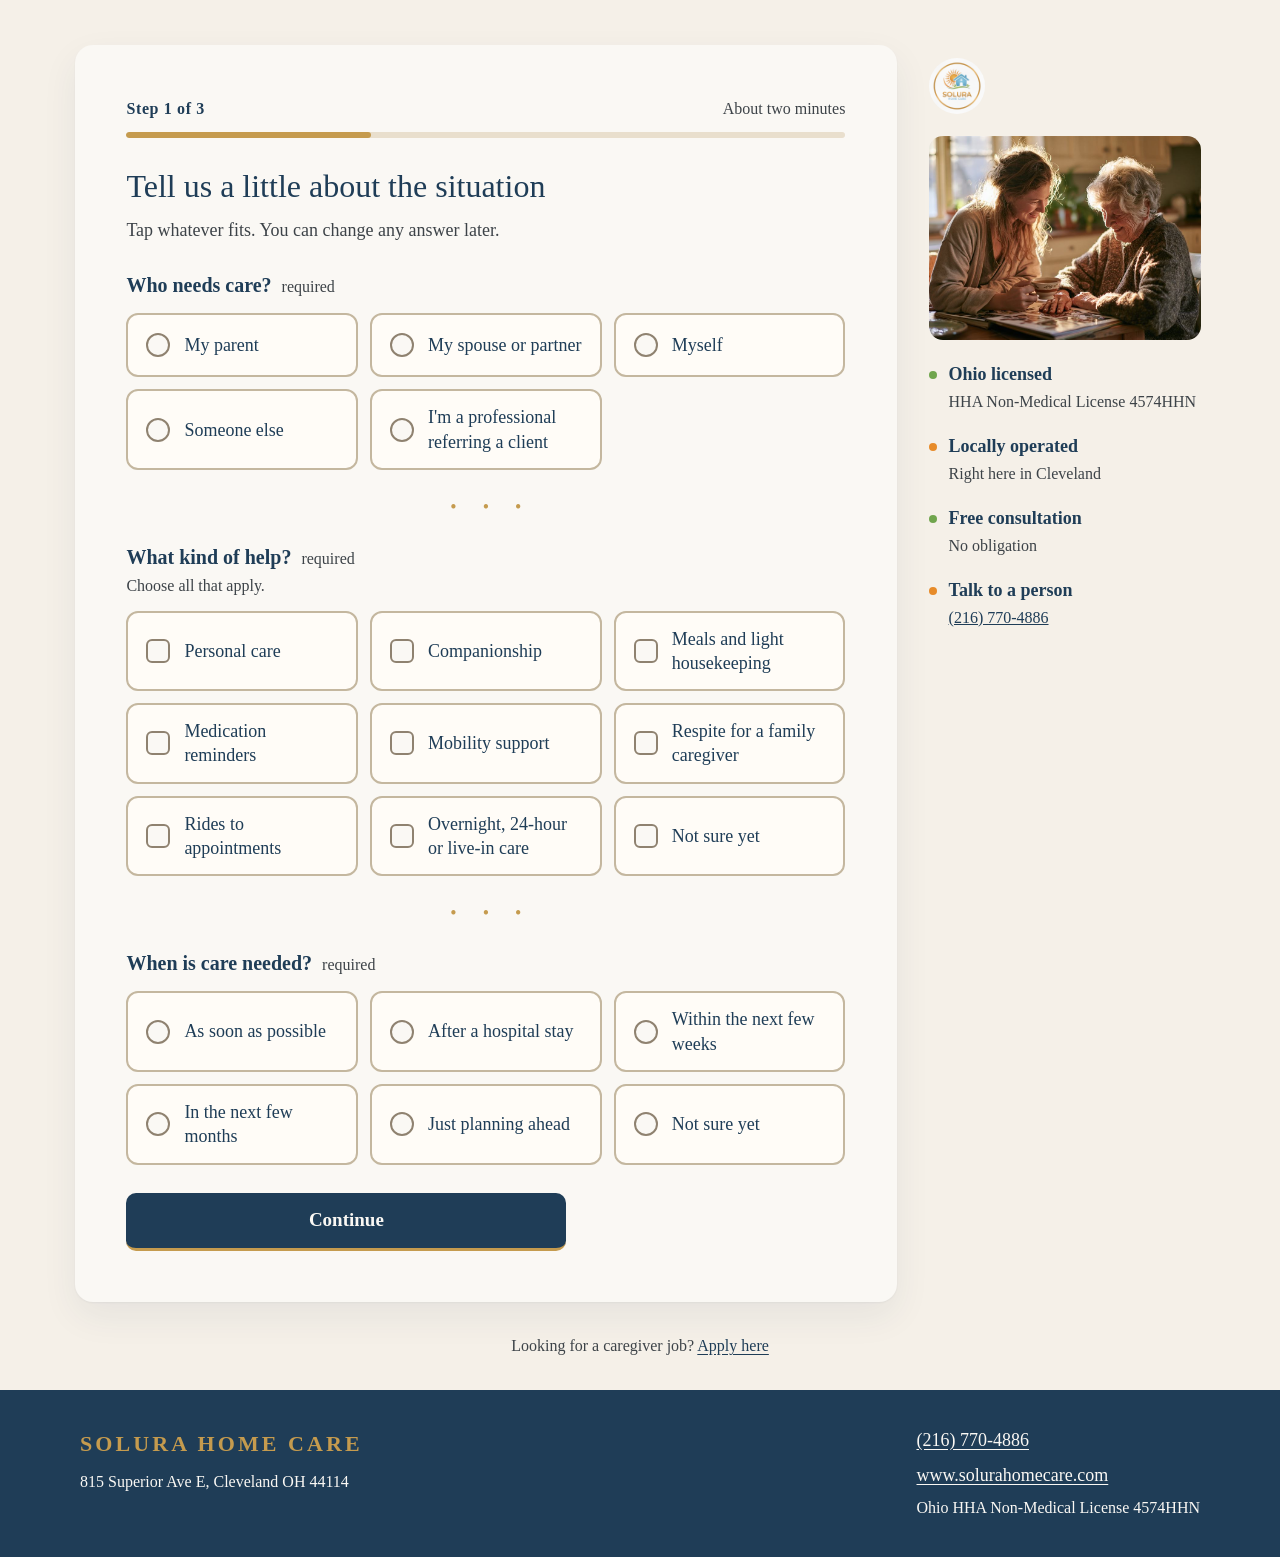
<file: Solura_Intake_Form.html>
<!DOCTYPE html>
<html lang="en">
<head>
<meta charset="utf-8">
<meta name="robots" content="noindex">
<title>Solura Home Care</title>
<!-- The inquiry form moved to /care/ for shorter links. This stub keeps any
     already-shared old URL working, carrying the code and worker params. -->
<script>location.replace('/care/'+location.search+location.hash);</script>
</head>
<body>
<p style="font-family:Georgia,serif;padding:24px">One moment, taking you to the form. If nothing happens, <a href="/care/">tap here</a>.</p>
</body>
</html>
</file>
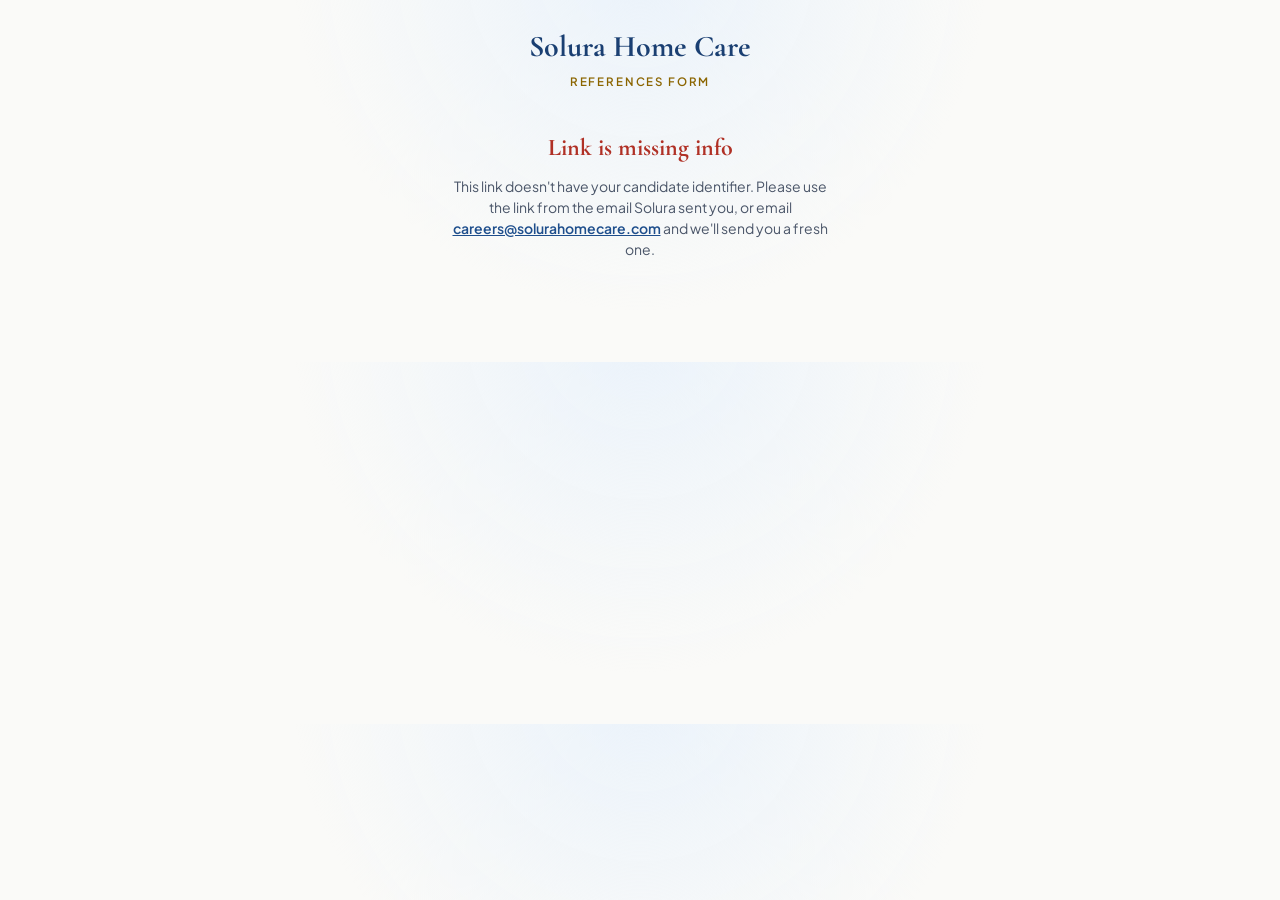
<file: Solura_References_Form.html>
<!DOCTYPE html>
<html lang="en">
<head>
<meta charset="UTF-8">
<meta name="viewport" content="width=device-width, initial-scale=1.0">
<title>Submit references — Solura Home Care</title>
<link rel="preconnect" href="https://fonts.googleapis.com">
<link rel="preconnect" href="https://fonts.gstatic.com" crossorigin>
<link href="https://fonts.googleapis.com/css2?family=Cormorant+Garamond:wght@600;700&family=Plus+Jakarta+Sans:wght@400;500;600;700&display=swap" rel="stylesheet">
<style>
:root{
  --sky:#3A7DC9;--sky-pale:#EBF3FB;--sky-deep:#1E4E8C;--navy:#1A3F72;--gold:#C8870A;--gold-deep:#8B6500;
  --grn:#3D7A34;--warm:#FAFAF8;--ink:#1c2433;--mid:#4a5568;--soft:#9CA3AF;--softer:#D1D5DB;--line:#E7E2D8;
  --red:#B03025;
  --r:12px;--r-lg:18px;--sh:0 6px 22px rgba(20,40,80,.09),0 2px 6px rgba(0,0,0,.04);
}
*{box-sizing:border-box;margin:0;padding:0}
body{font-family:'Plus Jakarta Sans',sans-serif;background:var(--warm);color:var(--ink);line-height:1.5;
  background-image:radial-gradient(circle at 50% -10%,var(--sky-pale),transparent 46%)}
.wrap{max-width:540px;margin:0 auto;padding:24px 18px 60px}
.head{text-align:center;margin-bottom:8px}
.brand{font-family:'Cormorant Garamond',serif;font-weight:700;font-size:30px;color:var(--navy)}
.brand small{display:block;font-family:'Plus Jakarta Sans',sans-serif;font-weight:600;font-size:11.5px;
  letter-spacing:.16em;text-transform:uppercase;color:var(--gold-deep);margin-top:4px}
.lede{text-align:center;color:var(--mid);font-size:14.5px;margin:10px auto 18px;max-width:440px;line-height:1.55}
.card{background:#fff;border:1px solid var(--line);border-radius:var(--r-lg);box-shadow:var(--sh);padding:18px;margin-bottom:14px;position:relative;animation:fadeUp .25s ease both}
@keyframes fadeUp{from{opacity:0;transform:translateY(8px)}to{opacity:1;transform:translateY(0)}}
.card h2{font-family:'Cormorant Garamond',serif;font-size:20px;color:var(--navy);font-weight:600;margin-bottom:10px;display:flex;align-items:center;gap:8px}
.card h2 .num{display:inline-grid;place-items:center;width:28px;height:28px;border-radius:50%;background:var(--sky-pale);color:var(--sky-deep);font-family:'Plus Jakarta Sans',sans-serif;font-size:13px;font-weight:700}
.card .opt-tag{font-size:10.5px;font-weight:600;color:var(--soft);background:var(--warm);padding:3px 8px;border-radius:6px;margin-left:auto}
.card .req-tag{font-size:10.5px;font-weight:700;color:#fff;background:var(--gold);padding:3px 8px;border-radius:6px;margin-left:auto}
.card .remove-btn{position:absolute;top:14px;right:14px;font-family:inherit;background:none;border:none;color:var(--soft);font-size:18px;cursor:pointer;padding:4px 8px;border-radius:6px;line-height:1}
.card .remove-btn:hover{background:var(--red);color:#fff}
.q{margin-bottom:14px}
.q>label{display:block;font-size:13.5px;font-weight:600;color:var(--ink);margin-bottom:6px}
.q .req{color:var(--gold)}
.q .hint{display:block;font-size:11.5px;color:var(--soft);margin-top:3px;font-weight:400}
input[type=text],input[type=tel],input[type=email],select,textarea{width:100%;font-family:inherit;font-size:16px;color:var(--ink);
  background:var(--warm);border:1px solid var(--softer);border-radius:9px;padding:11px 12px;outline:none}
input:focus,select:focus,textarea:focus{border-color:var(--sky);box-shadow:0 0 0 3px var(--sky-pale)}
textarea{min-height:62px;resize:vertical;font-family:inherit}
.grid2{display:grid;grid-template-columns:1fr 1fr;gap:10px}
.add-more{width:100%;font-family:inherit;font-size:14px;font-weight:600;color:var(--sky-deep);background:#fff;border:1.5px dashed var(--sky-mid,#9DC4E8);border-radius:12px;padding:14px;cursor:pointer;transition:.15s;margin-bottom:14px}
.add-more:hover{background:var(--sky-pale);border-color:var(--sky)}
.add-more:disabled{opacity:.4;cursor:not-allowed}
.submit{width:100%;font-family:inherit;font-weight:700;font-size:16px;color:#fff;background:var(--navy);border:none;
  border-radius:12px;padding:15px;cursor:pointer;box-shadow:var(--sh);transition:.15s;margin-top:8px}
.submit:hover{background:var(--sky-deep)}
.submit:active{transform:scale(.98)}
.submit:disabled{opacity:.55;cursor:not-allowed;transform:none}
.foot{text-align:center;color:var(--soft);font-size:12px;margin-top:14px;line-height:1.5}
.done{text-align:center;padding:48px 20px}
.done .ck{width:66px;height:66px;border-radius:50%;background:var(--grn);color:#fff;display:grid;place-items:center;font-size:34px;margin:0 auto 18px;box-shadow:0 8px 24px rgba(61,122,52,.3)}
.done h2{font-family:'Cormorant Garamond',serif;font-size:27px;color:var(--navy);margin-bottom:8px}
.done p{color:var(--mid);font-size:15px;max-width:380px;margin:0 auto 10px}
.err{text-align:center;padding:32px 20px}
.err h2{font-family:'Cormorant Garamond',serif;font-size:24px;color:var(--red);margin-bottom:10px}
.err p{color:var(--mid);font-size:14px;max-width:380px;margin:0 auto 10px}
.banner{background:#FFF8E7;border:1px solid #E8B84B;color:var(--gold-deep);padding:10px 14px;border-radius:10px;font-size:12.5px;margin-bottom:14px}
@media (max-width:480px){
  .wrap{padding:18px 12px 50px}
  .card{padding:14px}
  .brand{font-size:26px}
  .grid2{grid-template-columns:1fr}
}
</style>
</head>
<body>
<div class="wrap" id="app">
  <div class="head"><div class="brand">Solura Home Care<small>References Form</small></div></div>
  <p class="lede">Thanks for getting on the call. Please share <b>2 to 3 professional references</b> — ideally people who supervised you. We do the calling.</p>

  <div id="refs-container"></div>

  <button class="add-more" id="add-btn" onclick="addRef()">+ Add another reference</button>

  <button class="submit" onclick="submitRefs()" id="submit-btn">Submit references</button>
  <p class="foot">Solura Home Care · Cleveland Heights, OH<br>Questions? <a href="mailto:careers@solurahomecare.com" style="color:var(--sky-deep);font-weight:600">careers@solurahomecare.com</a></p>
</div>

<script>
// Cloudflare Worker URL — owner's deployed worker. If this changes, edit here AND in Solura_Application_Form.html.
const WEBHOOK_URL='https://solura-hiring-webhook.meir-865.workers.dev';

const RELATIONSHIPS=[
  ['Former supervisor / manager','supervisor'],
  ['Coworker (caregiver)','coworker'],
  ['Family of a former patient','patientFamily'],
  ['Case manager / RN / agency','case_manager'],
  ['Personal reference','personal'],
  ['Other','other']
];
const DURATIONS=[
  ['Under 6 months','u6'],
  ['6–12 months','y1'],
  ['1–2 years','y2'],
  ['2–5 years','y5'],
  ['5+ years','y5p']
];

const refs=[{}, {}]; /* start with 2 empty slots */
const MAX_REFS=5;

/* Read candidate identifiers from URL params. We accept BOTH `ref` (the candidate's refCode,
   primary identifier — stable, unique, doesn't change with email edits) and `email` (fallback
   for older candidates without a refCode). Either is sufficient for the worker to look up the
   candidate. Submitting both makes the matching more robust. */
function getCandidateIdentifiers(){
  const params=new URLSearchParams(window.location.search);
  return {
    refCode:(params.get('ref')||'').trim(),
    email:(params.get('email')||'').toLowerCase().trim()
  };
}
function getCandidateEmail(){
  /* Kept for backwards compatibility but unused in the new validate flow. */
  return getCandidateIdentifiers().email;
}

function renderRefs(){
  const c=document.getElementById('refs-container');
  c.innerHTML=refs.map((r,i)=>{
    const required=i<2;
    const removable=refs.length>2;
    return `<div class="card">
      <h2><span class="num">${i+1}</span>Reference ${i+1}${required?'<span class="req-tag">REQUIRED</span>':'<span class="opt-tag">Optional</span>'}
        ${removable?'<button class="remove-btn" onclick="removeRef('+i+')" title="Remove">×</button>':''}
      </h2>
      <div class="grid2">
        <div class="q"><label>First name <span class="req">*</span></label>
          <input type="text" value="${esc(r.firstName||'')}" oninput="setRef(${i},'firstName',this.value)" autocomplete="off"></div>
        <div class="q"><label>Last name <span class="req">*</span></label>
          <input type="text" value="${esc(r.lastName||'')}" oninput="setRef(${i},'lastName',this.value)" autocomplete="off"></div>
      </div>
      <div class="q"><label>Relationship to you <span class="req">*</span></label>
        <select onchange="setRef(${i},'relationship',this.value)">
          <option value="">— pick one —</option>
          ${RELATIONSHIPS.map(([l,v])=>`<option value="${v}" ${r.relationship===v?'selected':''}>${l}</option>`).join('')}
        </select></div>
      <div class="q"><label>Phone number <span class="req">*</span><span class="hint">Best number to reach them</span></label>
        <input type="tel" value="${esc(r.phone||'')}" oninput="setRef(${i},'phone',this.value)" placeholder="(216) 000-0000" autocomplete="off"></div>
      <div class="q"><label>Email <span class="hint">Optional — gives us a backup if they don't pick up</span></label>
        <input type="email" value="${esc(r.email||'')}" oninput="setRef(${i},'email',this.value)" placeholder="optional" autocomplete="off"></div>
      <div class="grid2">
        <div class="q"><label>How long have you known them?</label>
          <select onchange="setRef(${i},'duration',this.value)">
            <option value="">—</option>
            ${DURATIONS.map(([l,v])=>`<option value="${v}" ${r.duration===v?'selected':''}>${l}</option>`).join('')}
          </select></div>
        <div class="q"><label>Best time to call</label>
          <select onchange="setRef(${i},'bestTime',this.value)">
            <option value="">—</option>
            <option ${r.bestTime==='morning'?'selected':''} value="morning">Mornings (9am–12pm)</option>
            <option ${r.bestTime==='afternoon'?'selected':''} value="afternoon">Afternoons (12pm–5pm)</option>
            <option ${r.bestTime==='evening'?'selected':''} value="evening">Evenings (5pm–8pm)</option>
            <option ${r.bestTime==='any'?'selected':''} value="any">Any time</option>
          </select></div>
      </div>
      <div class="q"><label>Anything they should know about why we're calling? <span class="hint">Optional — e.g., "I worked with their mother for 18 months"</span></label>
        <textarea oninput="setRef(${i},'notes',this.value)" placeholder="Optional context">${esc(r.notes||'')}</textarea></div>
    </div>`;
  }).join('');
  document.getElementById('add-btn').disabled=refs.length>=MAX_REFS;
}

function setRef(i,k,v){refs[i][k]=v;}
function addRef(){if(refs.length>=MAX_REFS)return;refs.push({});renderRefs();window.scrollBy({top:200,behavior:'smooth'});}
function removeRef(i){if(refs.length<=2)return;refs.splice(i,1);renderRefs();}
function esc(s){return String(s||'').replace(/[&<>"]/g,m=>({'&':'&amp;','<':'&lt;','>':'&gt;','"':'&quot;'}[m]));}

function validate(){
  const ids=getCandidateIdentifiers();
  if(!ids.refCode&&!ids.email){alert('This link is missing a candidate identifier. Please use the link from the email Solura sent you.');return null;}
  /* P-42 — a row someone STARTED must be finished or cleared; it is never dropped silently.
     A row with nothing typed in it at all is simply an unused slot. */
  const _t=v=>String(v==null?'':v).trim();
  const NEED=[['firstName','a first name'],['lastName','a last name'],['relationship','their relationship to you'],['phone','a phone number']];
  for(let i=0;i<refs.length;i++){
    const r=refs[i]||{};
    const touched=['firstName','lastName','relationship','phone','email','duration','bestTime','notes'].some(k=>_t(r[k]));
    if(!touched)continue;
    const miss=NEED.filter(([k])=>!_t(r[k])).map(([,l])=>l);
    if(!miss.length)continue;
    const list=miss.length===1?miss[0]:miss.slice(0,-1).join(', ')+' and '+miss[miss.length-1];
    alert('Reference '+(i+1)+' is missing '+list+'.\n\nPlease finish it'+(refs.length>2?', or remove it with the × in its corner,':', or clear what you typed there,')+' and submit again — nothing has been sent yet.');
    try{const card=document.querySelectorAll('#refs-container .card')[i];if(card){card.scrollIntoView({behavior:'smooth',block:'center'});card.style.outline='2px solid #C0392B';setTimeout(()=>{card.style.outline='';},6000);}}catch(e){}
    return null;
  }
  const filled=refs.filter(r=>_t(r.firstName)&&_t(r.lastName)&&_t(r.relationship)&&_t(r.phone)).map(r=>({
    firstName:(r.firstName||'').trim(),
    lastName:(r.lastName||'').trim(),
    relationship:r.relationship,
    phone:(r.phone||'').trim(),
    email:(r.email||'').trim(),
    duration:r.duration||'',
    bestTime:r.bestTime||'',
    notes:(r.notes||'').trim()
  }));
  if(filled.length<2){alert('Please fill in at least 2 references (first name, last name, relationship, phone are required for each).');return null;}
  /* Send BOTH identifiers — worker tries refCode first (more reliable), falls back to email. */
  return {candidateRefCode:ids.refCode,candidateEmail:ids.email,refs:filled};
}

async function submitRefs(){
  const payload=validate();if(!payload)return;
  const btn=document.getElementById('submit-btn');btn.disabled=true;btn.textContent='Submitting…';
  try{
    const r=await fetch(WEBHOOK_URL,{
      method:'POST',
      headers:{'Content-Type':'application/json'},
      body:JSON.stringify({kind:'REFERENCES_SUBMITTED',submission:payload})
    });
    /* 400 = validation error (often suspicious reference). Parse and show the worker's message. */
    if(r.status===400){
      let msg='One or more of your references could not be accepted.';
      try{const j=await r.json();if(j&&j.message)msg=j.message;}catch(e){}
      btn.disabled=false;btn.textContent='Submit references';
      alert(msg);return;
    }
    if(r.status===404){
      /* Their link's code/email didn't match a candidate — retrying can never succeed.
         Give a specific instruction instead of an endless generic-retry loop. */
      btn.disabled=false;btn.textContent='Submit references';
      alert("We couldn't match your link to your application. Please email your references directly to careers@solurahomecare.com (or reply to any email from us) and we'll take it from there — no need to retry this form.");
      return;
    }
    if(!r.ok){const t=await r.text().catch(()=>'');throw new Error('Server returned '+r.status+' '+t.slice(0,80));}
    document.getElementById('app').innerHTML=`<div class="done">
      <div class="ck">✓</div><h2>Thanks!</h2>
      <p>Your ${payload.refs.length} reference${payload.refs.length===1?'':'s'} ${payload.refs.length===1?'is':'are'} in. We'll call them in the next few business days.</p>
      <p style="margin-top:14px;font-size:13px">In the meantime, the interview is the next step — keep an eye on your email.</p>
    </div>`;
    window.scrollTo(0,0);
  }catch(err){
    btn.disabled=false;btn.textContent='Submit references';
    console.error('Submit error:',err);
    alert("Sorry, something went wrong sending your references. Please try again, or email careers@solurahomecare.com directly with the details.");
  }
}

/* on load: show banner if BOTH identifiers are missing, then render */
(function init(){
  const ids=getCandidateIdentifiers();
  if(!ids.refCode&&!ids.email){
    document.getElementById('app').innerHTML=`<div class="head"><div class="brand">Solura Home Care<small>References Form</small></div></div>
      <div class="err"><h2>Link is missing info</h2>
      <p>This link doesn't have your candidate identifier. Please use the link from the email Solura sent you, or email <a href="mailto:careers@solurahomecare.com" style="color:var(--sky-deep);font-weight:600">careers@solurahomecare.com</a> and we'll send you a fresh one.</p></div>`;
    return;
  }
  renderRefs();
})();
</script>
</body>
</html>
</file>
